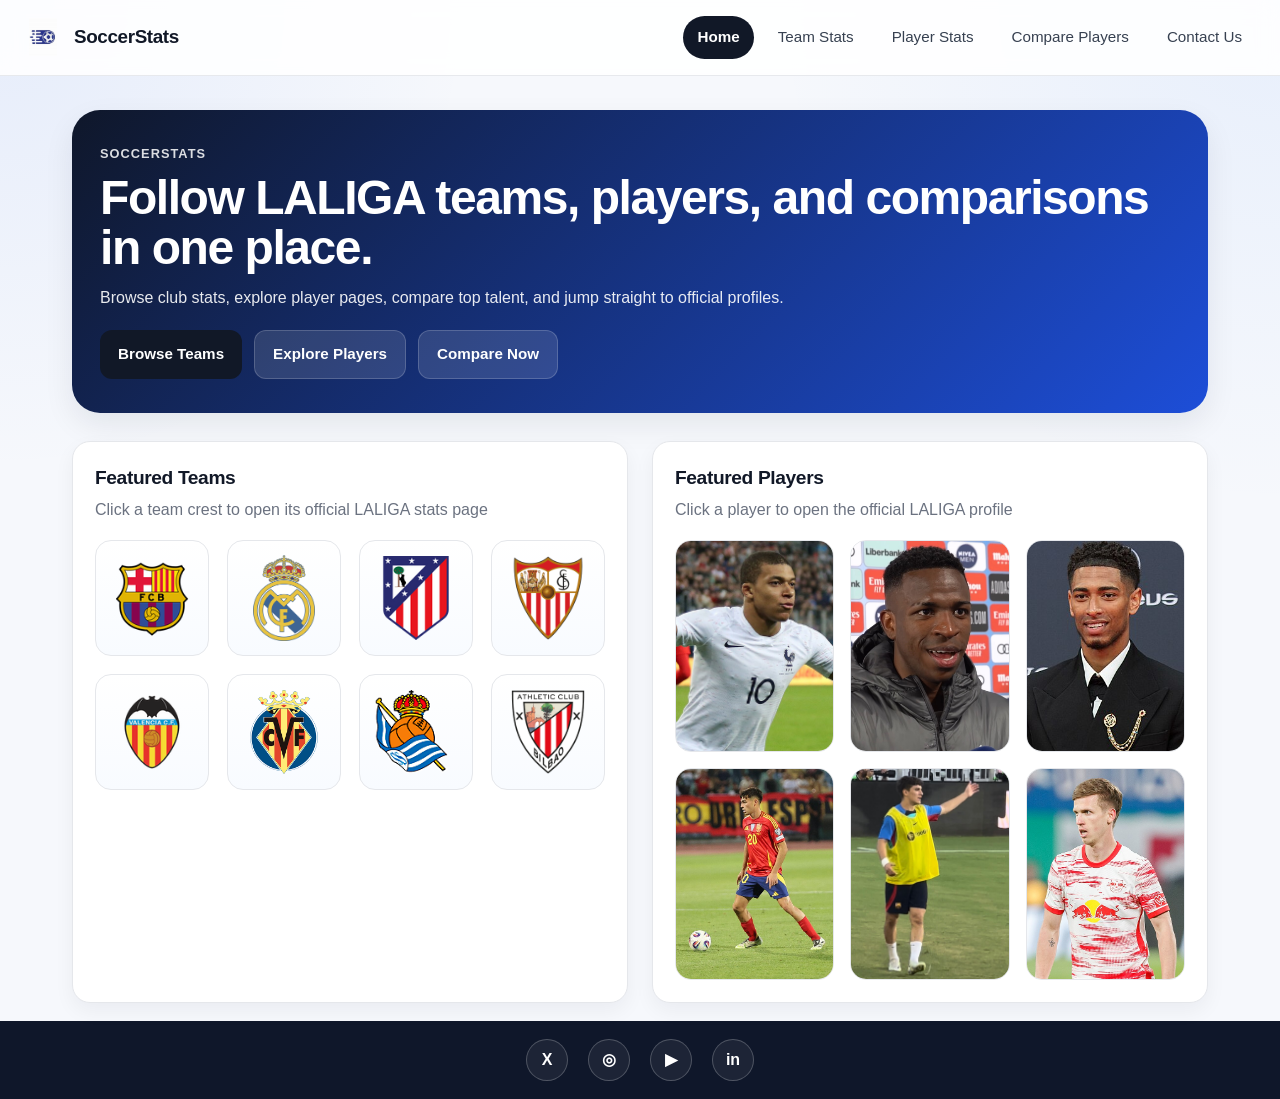
<file: index.html>
<!doctype html>
<html lang="en">
<head>
  <meta charset="utf-8" />
  <meta name="viewport" content="width=device-width, initial-scale=1" />
  <title>SoccerStats | Home</title>
  <link rel="stylesheet" href="styles.css" />
</head>

<body>
  <header class="site-header">
    <div class="brand">
      <img class="brand-logo" src="images/logo.png" alt="SoccerStats logo" />
      <span class="brand-name">SoccerStats</span>
    </div>

    <nav class="top-nav" aria-label="Primary">
      <a class="nav-link active" href="index.html" aria-current="page">Home</a>
      <a class="nav-link" href="team-stats.html">Team Stats</a>
      <a class="nav-link" href="player-stats.html">Player Stats</a>
      <a class="nav-link" href="compare.html">Compare Players</a>
      <a class="nav-link" href="contact.html">Contact Us</a>
    </nav>
  </header>

  <main class="page">
    <section class="hero-card">
      <p class="hero-kicker">SoccerStats</p>
      <h1 class="page-title">Follow LALIGA teams, players, and comparisons in one place.</h1>
      <p class="page-subtitle">
        Browse club stats, explore player pages, compare top talent, and jump straight to official profiles.
      </p>

      <div class="hero-actions">
        <a class="primary-btn" href="team-stats.html">Browse Teams</a>
        <a class="primary-btn primary-btn-secondary" href="player-stats.html">Explore Players</a>
        <a class="primary-btn primary-btn-secondary" href="compare.html">Compare Now</a>
      </div>
    </section>

    <section class="home-grid" aria-label="Home content">
      <div class="panel-card">
        <div class="section-head">
          <h2>Featured Teams</h2>
          <p class="muted">Click a team crest to open its official LALIGA stats page</p>
        </div>

        <section class="teams-grid" aria-label="Featured LALIGA teams">
          <a class="team-link" href="https://www.laliga.com/en-GB/clubs/fc-barcelona/stats" target="_blank" rel="noopener noreferrer">
            <img class="team-logo" src="images/teams/barcelona.png" alt="FC Barcelona" />
          </a>
          <a class="team-link" href="https://www.laliga.com/en-GB/clubs/real-madrid/stats" target="_blank" rel="noopener noreferrer">
            <img class="team-logo" src="images/teams/realmadrid.png" alt="Real Madrid" />
          </a>
          <a class="team-link" href="https://www.laliga.com/en-GB/clubs/atletico-de-madrid/stats" target="_blank" rel="noopener noreferrer">
            <img class="team-logo" src="images/teams/atletico.png" alt="Atlético de Madrid" />
          </a>
          <a class="team-link" href="https://www.laliga.com/en-GB/clubs/sevilla-fc/stats" target="_blank" rel="noopener noreferrer">
            <img class="team-logo" src="images/teams/sevilla.png" alt="Sevilla FC" />
          </a>
          <a class="team-link" href="https://www.laliga.com/en-GB/clubs/valencia-cf/stats" target="_blank" rel="noopener noreferrer">
            <img class="team-logo" src="images/teams/valencia.png" alt="Valencia CF" />
          </a>
          <a class="team-link" href="https://www.laliga.com/en-GB/clubs/villarreal-cf/stats" target="_blank" rel="noopener noreferrer">
            <img class="team-logo" src="images/teams/villarreal.png" alt="Villarreal CF" />
          </a>
          <a class="team-link" href="https://www.laliga.com/en-GB/clubs/real-sociedad/stats" target="_blank" rel="noopener noreferrer">
            <img class="team-logo" src="images/teams/realsociedad.png" alt="Real Sociedad" />
          </a>
          <a class="team-link" href="https://www.laliga.com/en-GB/clubs/athletic-club/stats" target="_blank" rel="noopener noreferrer">
            <img class="team-logo" src="images/teams/athleticclub.png" alt="Athletic Club" />
          </a>
        </section>
      </div>

      <div class="panel-card">
        <div class="section-head">
          <h2>Featured Players</h2>
          <p class="muted">Click a player to open the official LALIGA profile</p>
        </div>

        <section class="players-grid" aria-label="Featured players">
          <a class="player-link" href="https://www.laliga.com/en-GB/player/kylian-mbappe-lottin" target="_blank" rel="noopener noreferrer">
            <img class="player-img" src="images/players/mbappe.jpg" alt="Kylian Mbappé" />
          </a>
          <a class="player-link" href="https://www.laliga.com/en-GB/player/vini-jr" target="_blank" rel="noopener noreferrer">
            <img class="player-img" src="images/players/vinicius.jpg" alt="Vinícius Júnior" />
          </a>
          <a class="player-link" href="https://www.laliga.com/en-GB/player/jude-bellingham" target="_blank" rel="noopener noreferrer">
            <img class="player-img" src="images/players/bellingham.jpg" alt="Jude Bellingham" />
          </a>
          <a class="player-link" href="https://www.laliga.com/en-GB/player/pedri" target="_blank" rel="noopener noreferrer">
            <img class="player-img" src="images/players/pedri.jpg" alt="Pedri" />
          </a>
          <a class="player-link" href="https://www.laliga.com/en-GB/player/gavi" target="_blank" rel="noopener noreferrer">
            <img class="player-img" src="images/players/gavi.jpg" alt="Gavi" />
          </a>
          <a class="player-link" href="https://www.laliga.com/en-GB/player/dani-olmo" target="_blank" rel="noopener noreferrer">
            <img class="player-img" src="images/players/olmo.jpg" alt="Dani Olmo" />
          </a>
        </section>
      </div>
    </section>
  </main>

  <footer class="site-footer">
    <nav class="footer-left" aria-label="Social links">
      <a class="social" href="https://x.com" target="_blank" rel="noopener noreferrer" aria-label="X">X</a>
      <a class="social" href="https://www.instagram.com" target="_blank" rel="noopener noreferrer" aria-label="Instagram">◎</a>
      <a class="social" href="https://www.youtube.com" target="_blank" rel="noopener noreferrer" aria-label="YouTube">▶</a>
      <a class="social" href="https://www.linkedin.com" target="_blank" rel="noopener noreferrer" aria-label="LinkedIn">in</a>
    </nav>
  </footer>
</body>
</html>
</file>
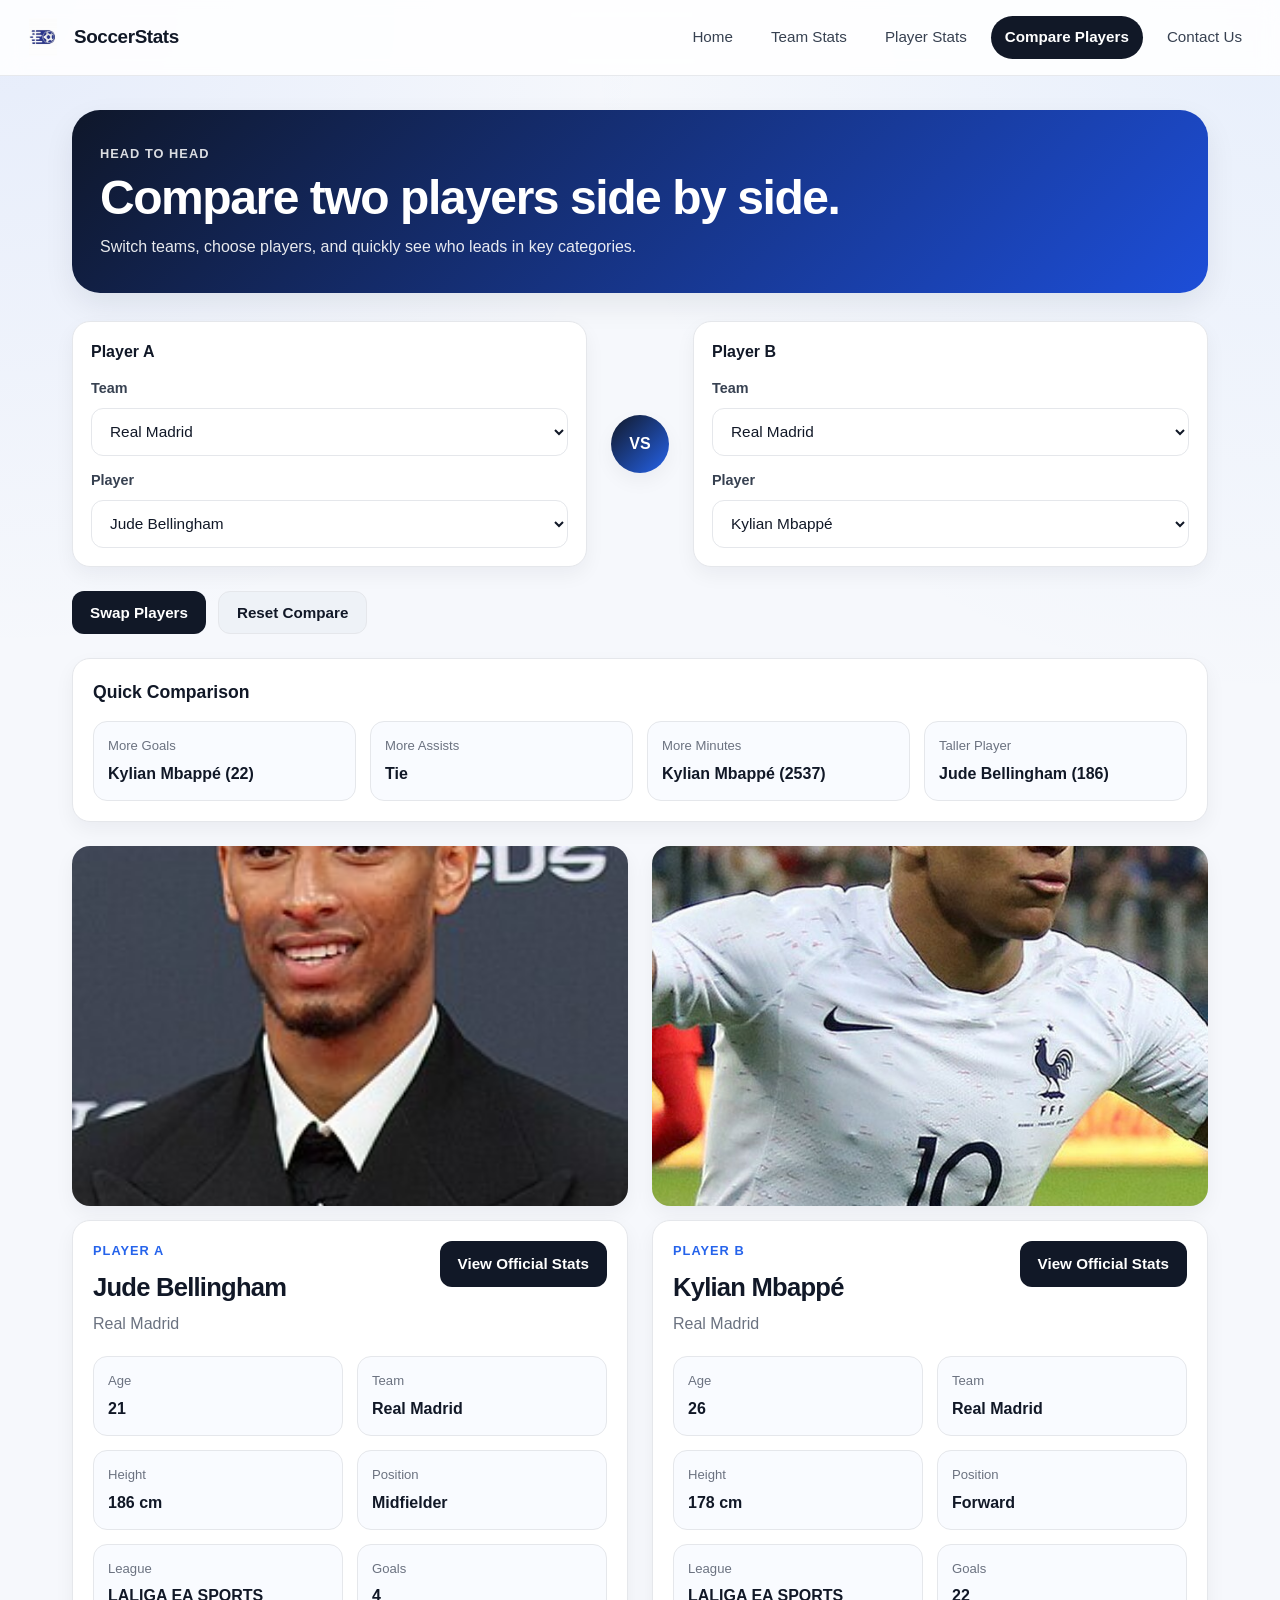
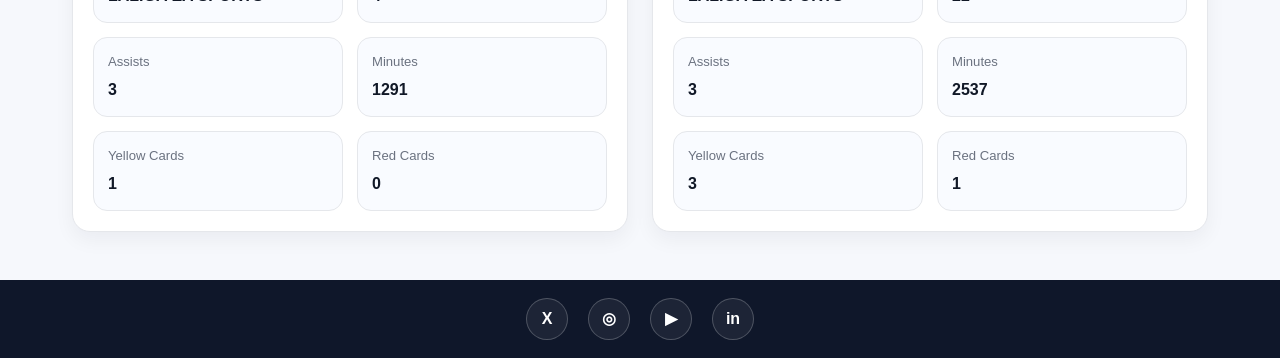
<file: compare.html>
<!doctype html>
<html lang="en">
<head>
  <meta charset="utf-8" />
  <meta name="viewport" content="width=device-width, initial-scale=1" />
  <title>SoccerStats | Compare Players</title>
  <link rel="stylesheet" href="styles.css" />
</head>

<body>
  <header class="site-header">
    <div class="brand">
      <img class="brand-logo" src="images/logo.png" alt="SoccerStats logo" />
      <span class="brand-name">SoccerStats</span>
    </div>

    <nav class="top-nav" aria-label="Primary">
      <a class="nav-link" href="index.html">Home</a>
      <a class="nav-link" href="team-stats.html">Team Stats</a>
      <a class="nav-link" href="player-stats.html">Player Stats</a>
      <a class="nav-link active" href="compare.html" aria-current="page">Compare Players</a>
      <a class="nav-link" href="contact.html">Contact Us</a>
    </nav>
  </header>

  <main class="page">
    <section class="hero-card">
      <p class="hero-kicker">Head to Head</p>
      <h1 class="page-title">Compare two players side by side.</h1>
      <p class="page-subtitle">Switch teams, choose players, and quickly see who leads in key categories.</p>
    </section>

    <section class="compare-top-controls">
      <div class="compare-filter-card">
        <h3 class="compare-filter-title">Player A</h3>
        <div class="compare-filter-group">
          <label class="filter-label" for="teamA">Team</label>
          <select id="teamA" class="filter-select"></select>
        </div>
        <div class="compare-filter-group">
          <label class="filter-label" for="playerA">Player</label>
          <select id="playerA" class="filter-select"></select>
        </div>
      </div>

      <div class="compare-vs-badge">VS</div>

      <div class="compare-filter-card">
        <h3 class="compare-filter-title">Player B</h3>
        <div class="compare-filter-group">
          <label class="filter-label" for="teamB">Team</label>
          <select id="teamB" class="filter-select"></select>
        </div>
        <div class="compare-filter-group">
          <label class="filter-label" for="playerB">Player</label>
          <select id="playerB" class="filter-select"></select>
        </div>
      </div>
    </section>

    <section class="compare-actions-bar" aria-label="Compare actions">
      <button id="swapPlayersBtn" class="form-submit" type="button">Swap Players</button>
      <button id="resetCompareBtn" class="form-reset" type="button">Reset Compare</button>
    </section>

    <section class="compare-summary-card">
      <h2 class="compare-summary-title">Quick Comparison</h2>
      <div class="compare-summary-grid">
        <div class="compare-summary-item"><span class="compare-summary-label">More Goals</span><span id="summaryGoals" class="compare-summary-value">—</span></div>
        <div class="compare-summary-item"><span class="compare-summary-label">More Assists</span><span id="summaryAssists" class="compare-summary-value">—</span></div>
        <div class="compare-summary-item"><span class="compare-summary-label">More Minutes</span><span id="summaryMinutes" class="compare-summary-value">—</span></div>
        <div class="compare-summary-item"><span class="compare-summary-label">Taller Player</span><span id="summaryHeight" class="compare-summary-value">—</span></div>
      </div>
    </section>

    <section class="compare-layout-pro">
      <article class="compare-panel-pro">
        <a id="playerALink" class="compare-photo-link" href="#" target="_blank" rel="noopener noreferrer">
          <img id="playerAPhoto" class="compare-photo-pro" src="images/players/bellingham.jpg" alt="Player A" />
        </a>

        <div class="compare-card-pro">
          <div class="compare-card-header">
            <div>
              <p class="compare-kicker">Player A</p>
              <h2 id="playerAName" class="compare-player-name">Jude Bellingham</h2>
              <p id="playerATeamText" class="compare-player-team">Real Madrid</p>
            </div>
            <a id="playerAProfile" class="profile-link-btn" href="#" target="_blank" rel="noopener noreferrer">View Official Stats</a>
          </div>

          <div class="compare-stat-grid">
            <div class="compare-stat-box"><span class="compare-stat-label">Age</span><span id="aAge" class="compare-stat-value">21</span></div>
            <div class="compare-stat-box"><span class="compare-stat-label">Team</span><span id="aTeam" class="compare-stat-value">Real Madrid</span></div>
            <div class="compare-stat-box"><span class="compare-stat-label">Height</span><span id="aHeight" class="compare-stat-value">186 cm</span></div>
            <div class="compare-stat-box"><span class="compare-stat-label">Position</span><span id="aPosition" class="compare-stat-value">Midfielder</span></div>
            <div class="compare-stat-box"><span class="compare-stat-label">League</span><span id="aLeague" class="compare-stat-value">LALIGA EA SPORTS</span></div>
            <div class="compare-stat-box"><span class="compare-stat-label">Goals</span><span id="aGoals" class="compare-stat-value">4</span></div>
            <div class="compare-stat-box"><span class="compare-stat-label">Assists</span><span id="aAssists" class="compare-stat-value">3</span></div>
            <div class="compare-stat-box"><span class="compare-stat-label">Minutes</span><span id="aMinutes" class="compare-stat-value">1291</span></div>
            <div class="compare-stat-box"><span class="compare-stat-label">Yellow Cards</span><span id="aYellow" class="compare-stat-value">1</span></div>
            <div class="compare-stat-box"><span class="compare-stat-label">Red Cards</span><span id="aRed" class="compare-stat-value">0</span></div>
          </div>
        </div>
      </article>

      <article class="compare-panel-pro">
        <a id="playerBLink" class="compare-photo-link" href="#" target="_blank" rel="noopener noreferrer">
          <img id="playerBPhoto" class="compare-photo-pro" src="images/players/mbappe.jpg" alt="Player B" />
        </a>

        <div class="compare-card-pro">
          <div class="compare-card-header">
            <div>
              <p class="compare-kicker">Player B</p>
              <h2 id="playerBName" class="compare-player-name">Kylian Mbappé</h2>
              <p id="playerBTeamText" class="compare-player-team">Real Madrid</p>
            </div>
            <a id="playerBProfile" class="profile-link-btn" href="#" target="_blank" rel="noopener noreferrer">View Official Stats</a>
          </div>

          <div class="compare-stat-grid">
            <div class="compare-stat-box"><span class="compare-stat-label">Age</span><span id="bAge" class="compare-stat-value">26</span></div>
            <div class="compare-stat-box"><span class="compare-stat-label">Team</span><span id="bTeam" class="compare-stat-value">Real Madrid</span></div>
            <div class="compare-stat-box"><span class="compare-stat-label">Height</span><span id="bHeight" class="compare-stat-value">178 cm</span></div>
            <div class="compare-stat-box"><span class="compare-stat-label">Position</span><span id="bPosition" class="compare-stat-value">Forward</span></div>
            <div class="compare-stat-box"><span class="compare-stat-label">League</span><span id="bLeague" class="compare-stat-value">LALIGA EA SPORTS</span></div>
            <div class="compare-stat-box"><span class="compare-stat-label">Goals</span><span id="bGoals" class="compare-stat-value">22</span></div>
            <div class="compare-stat-box"><span class="compare-stat-label">Assists</span><span id="bAssists" class="compare-stat-value">3</span></div>
            <div class="compare-stat-box"><span class="compare-stat-label">Minutes</span><span id="bMinutes" class="compare-stat-value">2537</span></div>
            <div class="compare-stat-box"><span class="compare-stat-label">Yellow Cards</span><span id="bYellow" class="compare-stat-value">3</span></div>
            <div class="compare-stat-box"><span class="compare-stat-label">Red Cards</span><span id="bRed" class="compare-stat-value">1</span></div>
          </div>
        </div>
      </article>
    </section>
  </main>

  <footer class="site-footer">
    <nav class="footer-left" aria-label="Social links">
      <a class="social" href="https://x.com" target="_blank" rel="noopener noreferrer" aria-label="X">X</a>
      <a class="social" href="https://www.instagram.com" target="_blank" rel="noopener noreferrer" aria-label="Instagram">◎</a>
      <a class="social" href="https://www.youtube.com" target="_blank" rel="noopener noreferrer" aria-label="YouTube">▶</a>
      <a class="social" href="https://www.linkedin.com" target="_blank" rel="noopener noreferrer" aria-label="LinkedIn">in</a>
    </nav>
  </footer>

  <script>
    const teams = [
      {
        id: "athletic-club",
        name: "Athletic Club",
        players: [
          { name: "Oihan Sancet", age: "24", height: "188 cm", position: "Midfielder", league: "LALIGA EA SPORTS", goals: "15", assists: "1", minutes: "1894", yellowCards: "5", redCards: "0", image: "images/players/sancet.jpg", link: "https://www.laliga.com/en-GB/player/oihan-sancet" },
          { name: "Nico Williams", age: "22", height: "181 cm", position: "Forward", league: "LALIGA EA SPORTS", goals: "5", assists: "5", minutes: "1671", yellowCards: "1", redCards: "0", image: "images/players/nicowilliams.jpg", link: "https://www.laliga.com/en-GB/player/nico-williams" }
        ]
      },
      {
        id: "atletico-de-madrid",
        name: "Atlético de Madrid",
        players: [
          { name: "Julián Alvarez", age: "25", height: "170 cm", position: "Forward", league: "LALIGA EA SPORTS", goals: "15", assists: "2", minutes: "2313", yellowCards: "7", redCards: "0", image: "images/players/julianalvarez.jpg", link: "https://www.laliga.com/en-GB/player/julian-alvarez" },
          { name: "Antoine Griezmann", age: "34", height: "176 cm", position: "Forward", league: "LALIGA EA SPORTS", goals: "8", assists: "6", minutes: "2316", yellowCards: "2", redCards: "0", image: "images/players/griezmann.jpg", link: "https://www.laliga.com/en-GB/player/antoine-griezmann" }
        ]
      },
      {
        id: "fc-barcelona",
        name: "FC Barcelona",
        players: [
          { name: "Pedri", age: "22", height: "174 cm", position: "Midfielder", league: "LALIGA EA SPORTS", goals: "4", assists: "5", minutes: "2614", yellowCards: "3", redCards: "1", image: "images/players/pedri.jpg", link: "https://www.laliga.com/en-GB/player/pedri" },
          { name: "Gavi", age: "20", height: "173 cm", position: "Midfielder", league: "LALIGA EA SPORTS", goals: "1", assists: "1", minutes: "993", yellowCards: "4", redCards: "0", image: "images/players/gavi.jpg", link: "https://www.laliga.com/en-GB/player/gavi" },
          { name: "Dani Olmo", age: "26", height: "179 cm", position: "Midfielder", league: "LALIGA EA SPORTS", goals: "9", assists: "2", minutes: "1277", yellowCards: "1", redCards: "0", image: "images/players/olmo.jpg", link: "https://www.laliga.com/en-GB/player/dani-olmo" }
        ]
      },
      {
        id: "real-madrid",
        name: "Real Madrid",
        players: [
          { name: "Jude Bellingham", age: "21", height: "186 cm", position: "Midfielder", league: "LALIGA EA SPORTS", goals: "4", assists: "3", minutes: "1291", yellowCards: "1", redCards: "0", image: "images/players/bellingham.jpg", link: "https://www.laliga.com/en-GB/player/jude-bellingham" },
          { name: "Kylian Mbappé", age: "26", height: "178 cm", position: "Forward", league: "LALIGA EA SPORTS", goals: "22", assists: "3", minutes: "2537", yellowCards: "3", redCards: "1", image: "images/players/mbappe.jpg", link: "https://www.laliga.com/en-GB/player/kylian-mbappe-lottin" },
          { name: "Vinícius Júnior", age: "24", height: "176 cm", position: "Forward", league: "LALIGA EA SPORTS", goals: "10", assists: "5", minutes: "1966", yellowCards: "8", redCards: "1", image: "images/players/vinicius.jpg", link: "https://www.laliga.com/en-GB/player/vini-jr" },
          { name: "Rodrygo", age: "24", height: "174 cm", position: "Forward", league: "LALIGA EA SPORTS", goals: "6", assists: "5", minutes: "1727", yellowCards: "0", redCards: "0", image: "images/players/rodrygo.jpg", link: "https://www.laliga.com/en-GB/player/rodrygo" },
          { name: "Eduardo Camavinga", age: "22", height: "182 cm", position: "Midfielder", league: "LALIGA EA SPORTS", goals: "0", assists: "2", minutes: "1166", yellowCards: "5", redCards: "0", image: "images/players/camavinga.jpg", link: "https://www.laliga.com/en-GB/player/eduardo-camavinga" }
        ]
      }
    ];

    const teamA = document.getElementById("teamA");
    const teamB = document.getElementById("teamB");
    const playerA = document.getElementById("playerA");
    const playerB = document.getElementById("playerB");
    const swapPlayersBtn = document.getElementById("swapPlayersBtn");
    const resetCompareBtn = document.getElementById("resetCompareBtn");

    function populateTeamSelect(selectEl) {
      selectEl.innerHTML = "";
      teams.forEach(team => {
        const option = document.createElement("option");
        option.value = team.id;
        option.textContent = team.name;
        selectEl.appendChild(option);
      });
    }

    function populatePlayerSelect(teamId, selectEl, defaultName = "") {
      const team = teams.find(t => t.id === teamId);
      selectEl.innerHTML = "";

      if (!team || !team.players.length) {
        const option = document.createElement("option");
        option.value = "";
        option.textContent = "No players available";
        selectEl.appendChild(option);
        return;
      }

      team.players.forEach((player, index) => {
        const option = document.createElement("option");
        option.value = player.name;
        option.textContent = player.name;
        if ((defaultName && player.name === defaultName) || (!defaultName && index === 0)) {
          option.selected = true;
        }
        selectEl.appendChild(option);
      });
    }

    function getPlayer(teamId, playerName) {
      const team = teams.find(t => t.id === teamId);
      if (!team) return null;
      return team.players.find(player => player.name === playerName) || team.players[0] || null;
    }

    function setText(id, value) {
      document.getElementById(id).textContent = value;
    }

    function renderCard(side, teamId, playerName) {
      const team = teams.find(t => t.id === teamId);
      const player = getPlayer(teamId, playerName);

      if (!team || !player) return;

      document.getElementById(`player${side}Photo`).src = player.image;
      document.getElementById(`player${side}Photo`).alt = player.name;
      document.getElementById(`player${side}Link`).href = player.link;
      document.getElementById(`player${side}Profile`).href = player.link;

      setText(`player${side}Name`, player.name);
      setText(`player${side}TeamText`, team.name);

      const prefix = side.toLowerCase();
      setText(`${prefix}Age`, player.age);
      setText(`${prefix}Team`, team.name);
      setText(`${prefix}Height`, player.height);
      setText(`${prefix}Position`, player.position);
      setText(`${prefix}League`, player.league);
      setText(`${prefix}Goals`, player.goals);
      setText(`${prefix}Assists`, player.assists);
      setText(`${prefix}Minutes`, player.minutes);
      setText(`${prefix}Yellow`, player.yellowCards);
      setText(`${prefix}Red`, player.redCards);
    }

    function parseNumber(value) {
      return Number(String(value).replace(/[^\d.]/g, "")) || 0;
    }

    function winnerText(aName, aValue, bName, bValue) {
      if (aValue > bValue) return `${aName} (${aValue})`;
      if (bValue > aValue) return `${bName} (${bValue})`;
      return "Tie";
    }

    function updateSummary() {
      const one = getPlayer(teamA.value, playerA.value);
      const two = getPlayer(teamB.value, playerB.value);
      if (!one || !two) return;

      document.getElementById("summaryGoals").textContent = winnerText(one.name, parseNumber(one.goals), two.name, parseNumber(two.goals));
      document.getElementById("summaryAssists").textContent = winnerText(one.name, parseNumber(one.assists), two.name, parseNumber(two.assists));
      document.getElementById("summaryMinutes").textContent = winnerText(one.name, parseNumber(one.minutes), two.name, parseNumber(two.minutes));
      document.getElementById("summaryHeight").textContent = winnerText(one.name, parseNumber(one.height), two.name, parseNumber(two.height));
    }

    function refreshCompare() {
      renderCard("A", teamA.value, playerA.value);
      renderCard("B", teamB.value, playerB.value);
      updateSummary();
    }

    teamA.addEventListener("change", () => {
      populatePlayerSelect(teamA.value, playerA);
      refreshCompare();
    });

    teamB.addEventListener("change", () => {
      populatePlayerSelect(teamB.value, playerB);
      refreshCompare();
    });

    playerA.addEventListener("change", refreshCompare);
    playerB.addEventListener("change", refreshCompare);

    swapPlayersBtn.addEventListener("click", () => {
      const currentTeamA = teamA.value;
      const currentPlayerA = playerA.value;
      const currentTeamB = teamB.value;
      const currentPlayerB = playerB.value;

      teamA.value = currentTeamB;
      teamB.value = currentTeamA;

      populatePlayerSelect(teamA.value, playerA, currentPlayerB);
      populatePlayerSelect(teamB.value, playerB, currentPlayerA);

      refreshCompare();
    });

    resetCompareBtn.addEventListener("click", () => {
      teamA.value = "real-madrid";
      teamB.value = "real-madrid";

      populatePlayerSelect("real-madrid", playerA, "Jude Bellingham");
      populatePlayerSelect("real-madrid", playerB, "Kylian Mbappé");

      refreshCompare();
    });

    populateTeamSelect(teamA);
    populateTeamSelect(teamB);

    teamA.value = "real-madrid";
    teamB.value = "real-madrid";

    populatePlayerSelect("real-madrid", playerA, "Jude Bellingham");
    populatePlayerSelect("real-madrid", playerB, "Kylian Mbappé");

    refreshCompare();
  </script>
</body>
</html>
</file>
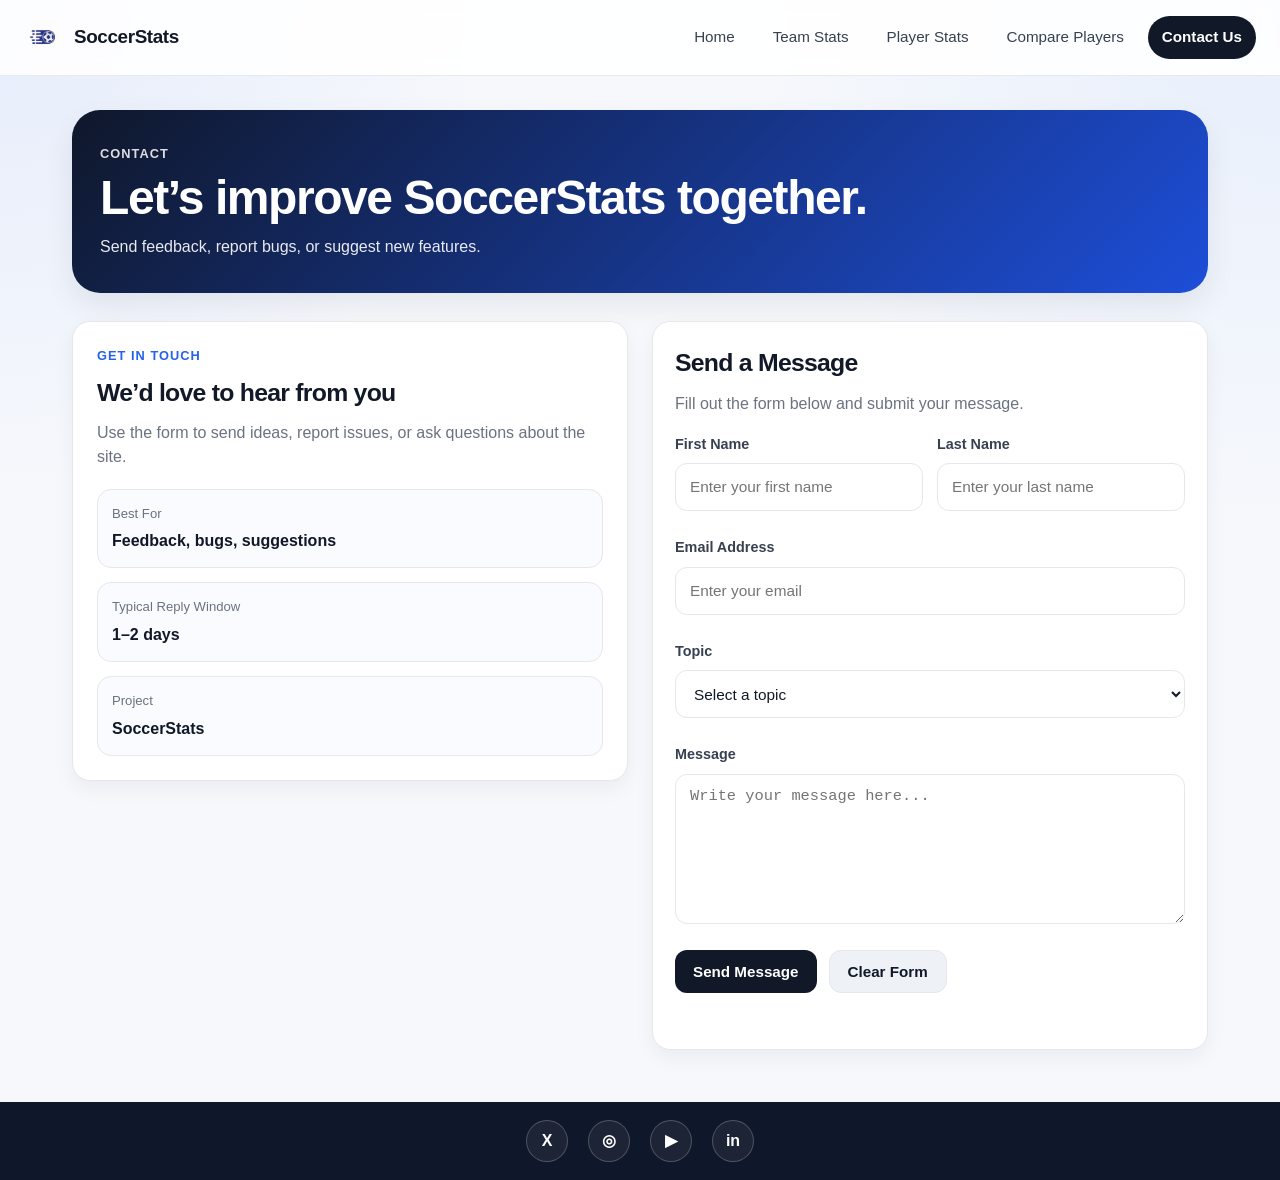
<file: contact.html>
<!doctype html>
<html lang="en">
<head>
  <meta charset="utf-8" />
  <meta name="viewport" content="width=device-width, initial-scale=1" />
  <title>SoccerStats | Contact Us</title>
  <link rel="stylesheet" href="styles.css" />
</head>

<body>
  <header class="site-header">
    <div class="brand">
      <img class="brand-logo" src="images/logo.png" alt="SoccerStats logo" />
      <span class="brand-name">SoccerStats</span>
    </div>

    <nav class="top-nav" aria-label="Primary">
      <a class="nav-link" href="index.html">Home</a>
      <a class="nav-link" href="team-stats.html">Team Stats</a>
      <a class="nav-link" href="player-stats.html">Player Stats</a>
      <a class="nav-link" href="compare.html">Compare Players</a>
      <a class="nav-link active" href="contact.html" aria-current="page">Contact Us</a>
    </nav>
  </header>

  <main class="page">
    <section class="hero-card">
      <p class="hero-kicker">Contact</p>
      <h1 class="page-title">Let’s improve SoccerStats together.</h1>
      <p class="page-subtitle">
        Send feedback, report bugs, or suggest new features.
      </p>
    </section>

    <section class="contact-layout" aria-label="Contact section">
      <aside class="contact-info-card" aria-label="Contact information">
        <p class="contact-kicker">Get In Touch</p>
        <h2 class="contact-info-title">We’d love to hear from you</h2>
        <p class="contact-info-text">
          Use the form to send ideas, report issues, or ask questions about the site.
        </p>

        <div class="contact-info-list">
          <div class="contact-info-item">
            <span class="contact-info-label">Best For</span>
            <span class="contact-info-value">Feedback, bugs, suggestions</span>
          </div>

          <div class="contact-info-item">
            <span class="contact-info-label">Typical Reply Window</span>
            <span class="contact-info-value">1–2 days</span>
          </div>

          <div class="contact-info-item">
            <span class="contact-info-label">Project</span>
            <span class="contact-info-value">SoccerStats</span>
          </div>
        </div>
      </aside>

      <section class="contact-card-pro" aria-label="Contact form panel">
        <form id="contactForm" action="#" method="post" novalidate>
          <div class="contact-form-header">
            <h2 class="contact-form-title">Send a Message</h2>
            <p class="contact-form-text">
              Fill out the form below and submit your message.
            </p>
          </div>

          <div class="contact-grid">
            <div class="form-group">
              <label class="form-label" for="firstName">First Name</label>
              <input
                class="form-input"
                id="firstName"
                name="firstName"
                type="text"
                placeholder="Enter your first name"
                required
              />
              <small class="form-error" id="firstNameError"></small>
            </div>

            <div class="form-group">
              <label class="form-label" for="lastName">Last Name</label>
              <input
                class="form-input"
                id="lastName"
                name="lastName"
                type="text"
                placeholder="Enter your last name"
                required
              />
              <small class="form-error" id="lastNameError"></small>
            </div>
          </div>

          <div class="form-group">
            <label class="form-label" for="email">Email Address</label>
            <input
              class="form-input"
              id="email"
              name="email"
              type="email"
              placeholder="Enter your email"
              required
            />
            <small class="form-error" id="emailError"></small>
          </div>

          <div class="form-group">
            <label class="form-label" for="topic">Topic</label>
            <select class="form-input" id="topic" name="topic" required>
              <option value="">Select a topic</option>
              <option value="feedback">General Feedback</option>
              <option value="bug">Bug Report</option>
              <option value="stats">Stats Question</option>
              <option value="suggestion">Feature Suggestion</option>
            </select>
            <small class="form-error" id="topicError"></small>
          </div>

          <div class="form-group">
            <label class="form-label" for="message">Message</label>
            <textarea
              class="form-textarea"
              id="message"
              name="message"
              rows="6"
              placeholder="Write your message here..."
              required
            ></textarea>
            <small class="form-error" id="messageError"></small>
          </div>

          <div class="contact-form-actions">
            <button class="form-submit" type="submit">Send Message</button>
            <button class="form-reset" type="reset">Clear Form</button>
          </div>

          <p class="form-success" id="formSuccess" aria-live="polite"></p>
        </form>
      </section>
    </section>
  </main>

  <footer class="site-footer">
    <nav class="footer-left" aria-label="Social links">
      <a class="social" href="https://x.com" target="_blank" rel="noopener noreferrer" aria-label="X">X</a>
      <a class="social" href="https://www.instagram.com" target="_blank" rel="noopener noreferrer" aria-label="Instagram">◎</a>
      <a class="social" href="https://www.youtube.com" target="_blank" rel="noopener noreferrer" aria-label="YouTube">▶</a>
      <a class="social" href="https://www.linkedin.com" target="_blank" rel="noopener noreferrer" aria-label="LinkedIn">in</a>
    </nav>
  </footer>

  <script>
    const contactForm = document.getElementById("contactForm");
    const formSuccess = document.getElementById("formSuccess");

    const fields = [
      {
        input: document.getElementById("firstName"),
        error: document.getElementById("firstNameError"),
        message: "Please enter your first name."
      },
      {
        input: document.getElementById("lastName"),
        error: document.getElementById("lastNameError"),
        message: "Please enter your last name."
      },
      {
        input: document.getElementById("email"),
        error: document.getElementById("emailError"),
        message: "Please enter a valid email address."
      },
      {
        input: document.getElementById("topic"),
        error: document.getElementById("topicError"),
        message: "Please select a topic."
      },
      {
        input: document.getElementById("message"),
        error: document.getElementById("messageError"),
        message: "Please enter your message."
      }
    ];

    function validateEmail(email) {
      return /^[^\s@]+@[^\s@]+\.[^\s@]+$/.test(email);
    }

    function clearErrors() {
      fields.forEach(function (field) {
        field.error.textContent = "";
        field.input.classList.remove("input-error");
      });
      formSuccess.textContent = "";
    }

    function validateForm() {
      let isValid = true;
      clearErrors();

      fields.forEach(function (field) {
        if (!field.input.value.trim()) {
          field.error.textContent = field.message;
          field.input.classList.add("input-error");
          isValid = false;
        }
      });

      const emailInput = document.getElementById("email");
      if (emailInput.value.trim() && !validateEmail(emailInput.value.trim())) {
        document.getElementById("emailError").textContent = "Please enter a valid email address.";
        emailInput.classList.add("input-error");
        isValid = false;
      }

      return isValid;
    }

    contactForm.addEventListener("submit", function (event) {
      event.preventDefault();

      if (!validateForm()) {
        return;
      }

      formSuccess.textContent = "Your message has been submitted successfully.";
      contactForm.reset();
    });

    contactForm.addEventListener("reset", function () {
      clearErrors();
    });
  </script>
</body>
</html>
</file>
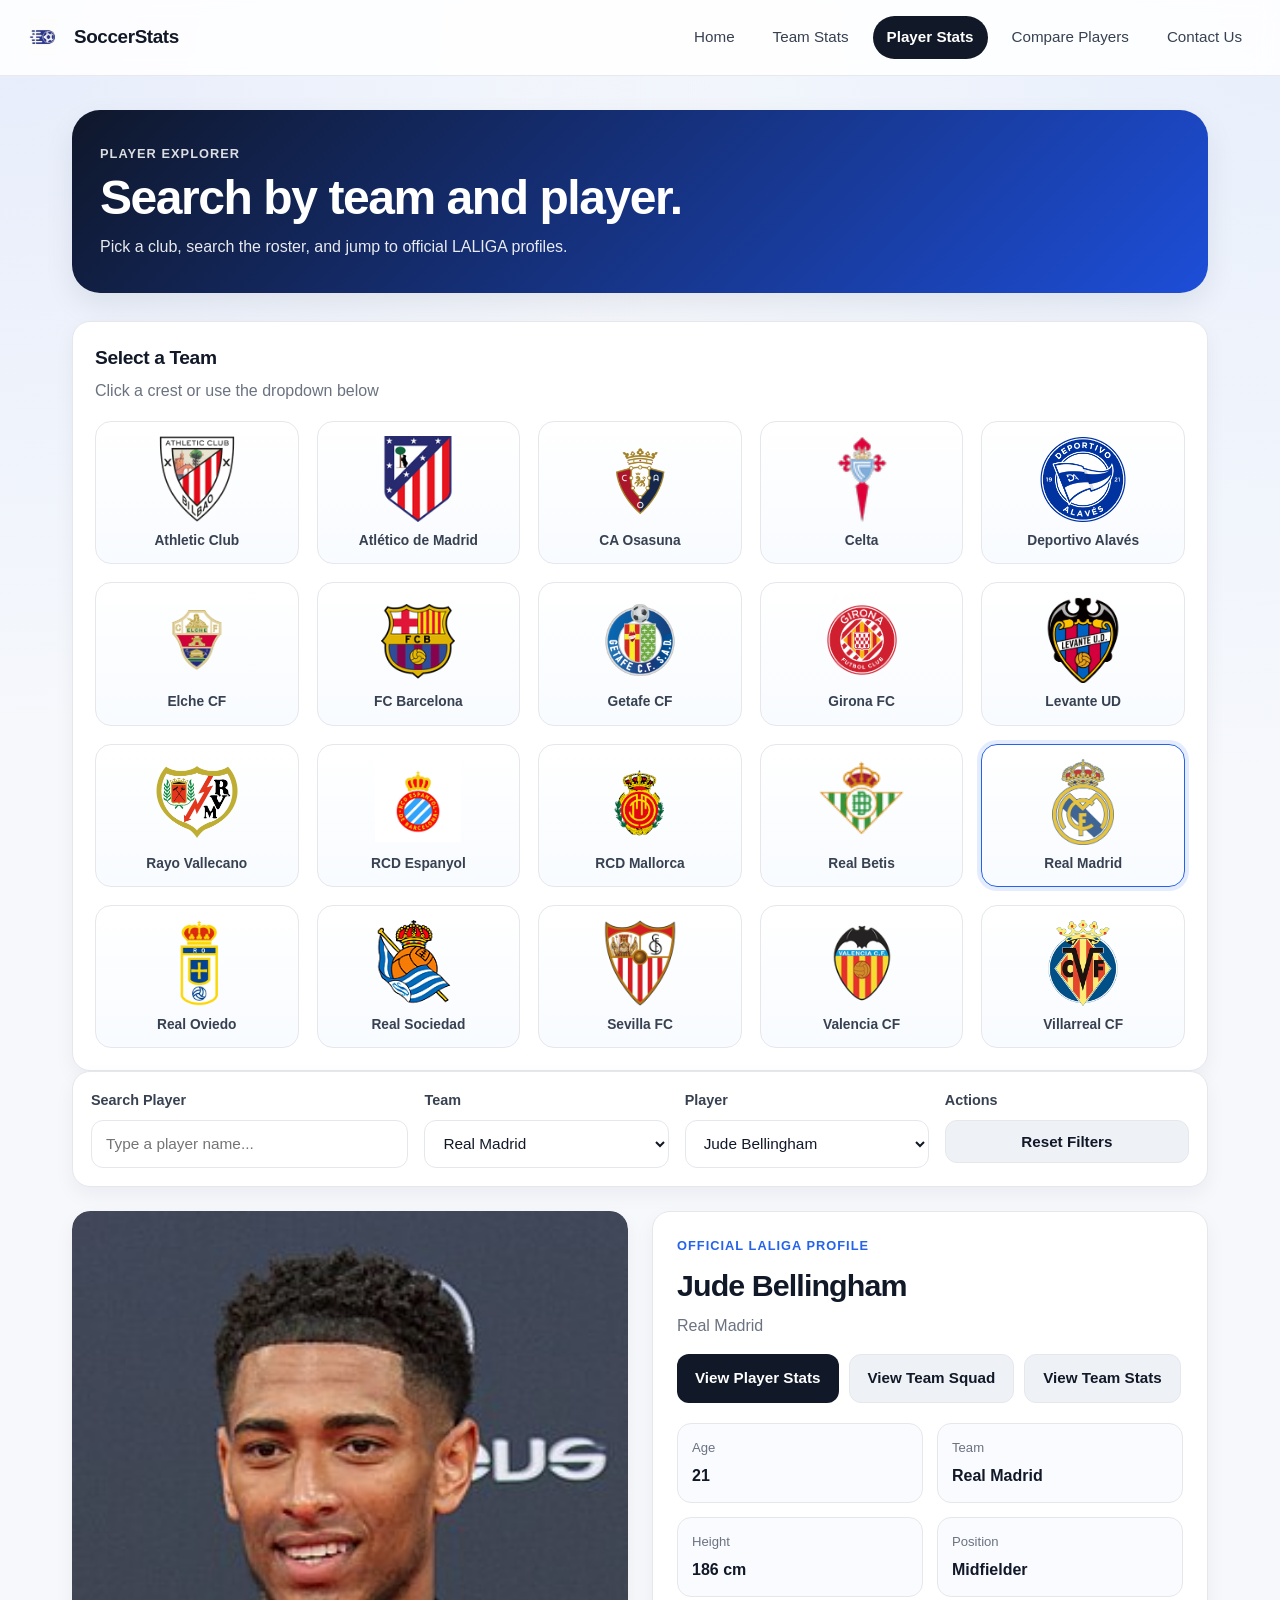
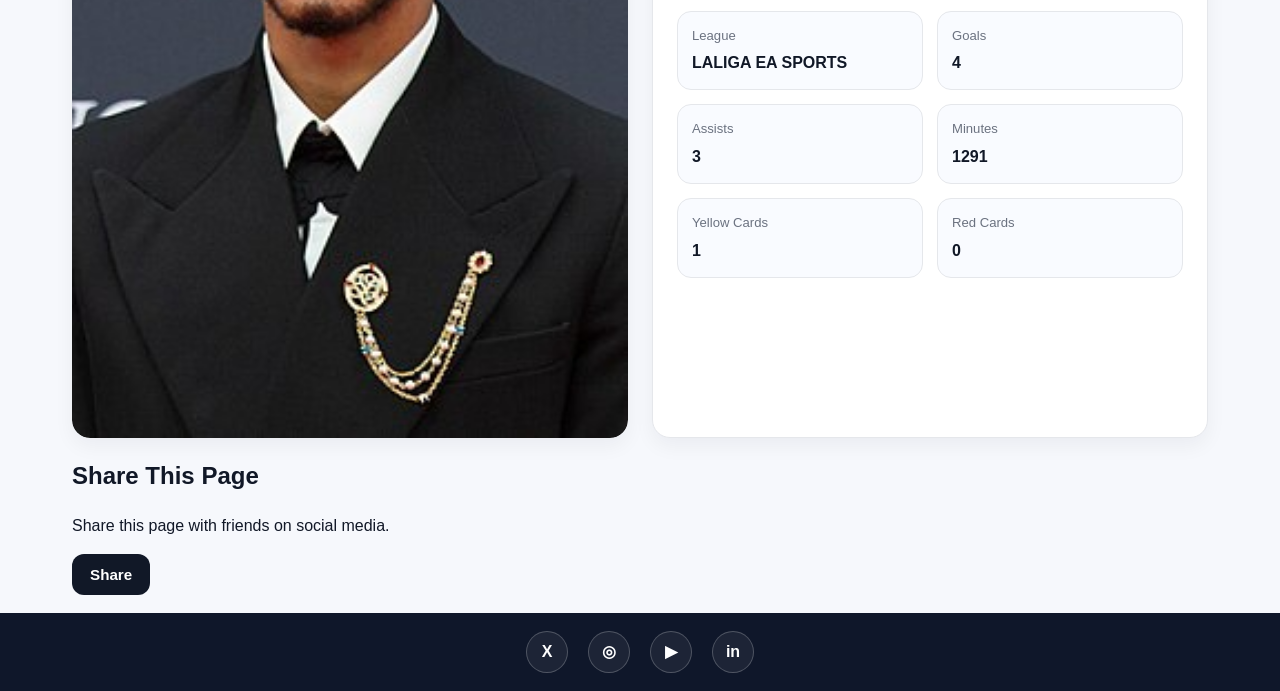
<file: player-stats.html>
<!doctype html>
<html lang="en">
<head>
  <meta charset="utf-8" />
  <meta name="viewport" content="width=device-width, initial-scale=1" />
  <title>SoccerStats | Player Stats</title>
  <link rel="stylesheet" href="styles.css" />
</head>

<body>
  <header class="site-header">
    <div class="brand">
      <img class="brand-logo" src="images/logo.png" alt="SoccerStats logo" />
      <span class="brand-name">SoccerStats</span>
    </div>

    <nav class="top-nav" aria-label="Primary">
      <a class="nav-link" href="index.html">Home</a>
      <a class="nav-link" href="team-stats.html">Team Stats</a>
      <a class="nav-link active" href="player-stats.html" aria-current="page">Player Stats</a>
      <a class="nav-link" href="compare.html">Compare Players</a>
      <a class="nav-link" href="contact.html">Contact Us</a>
    </nav>
  </header>

  <main class="page">
    <section class="hero-card">
      <p class="hero-kicker">Player Explorer</p>
      <h1 class="page-title">Search by team and player.</h1>
      <p class="page-subtitle">Pick a club, search the roster, and jump to official LALIGA profiles.</p>
    </section>

    <section class="panel-card">
      <div class="section-head">
        <h2>Select a Team</h2>
        <p class="muted">Click a crest or use the dropdown below</p>
      </div>

      <section class="teams-grid all-teams-grid" id="teamGrid" aria-label="LALIGA team selector"></section>
    </section>

    <section class="player-filters">
      <div class="filter-card">
        <div class="filter-group">
          <label class="filter-label" for="playerSearch">Search Player</label>
          <input id="playerSearch" class="filter-input" type="text" placeholder="Type a player name..." />
        </div>

        <div class="filter-group">
          <label class="filter-label" for="teamFilter">Team</label>
          <select id="teamFilter" class="filter-select">
            <option value="">Select a team</option>
          </select>
        </div>

        <div class="filter-group">
          <label class="filter-label" for="playerSelect">Player</label>
          <select id="playerSelect" class="filter-select">
            <option value="">Select a player</option>
          </select>
        </div>

        <div class="filter-group">
          <label class="filter-label" for="resetPlayerFilters">Actions</label>
          <button id="resetPlayerFilters" class="form-reset" type="button">Reset Filters</button>
        </div>
      </div>
    </section>

    <section class="playerstats-layout">
      <div>
        <a id="playerImageLink" class="player-photo-link" href="#" target="_blank" rel="noopener noreferrer">
          <img id="playerPhoto" class="playerstats-photo" src="images/players/placeholder-player.jpg" alt="Selected player" />
        </a>
      </div>

      <div class="professional-card">
        <div class="player-card-top">
          <div>
            <p class="player-card-kicker">Official LALIGA Profile</p>
            <h2 id="playerName" class="player-main-title">Select a Player</h2>
            <p id="playerClub" class="player-club-line">Choose a team and player</p>
          </div>

          <div class="profile-action-group">
            <a id="playerProfileBtn" class="profile-link-btn" href="#" target="_blank" rel="noopener noreferrer">View Player Stats</a>
            <a id="teamSquadBtn" class="profile-link-btn profile-link-btn-secondary" href="#" target="_blank" rel="noopener noreferrer">View Team Squad</a>
            <a id="teamStatsBtn" class="profile-link-btn profile-link-btn-secondary" href="#" target="_blank" rel="noopener noreferrer">View Team Stats</a>
          </div>
        </div>

        <div class="player-stat-grid">
          <div class="player-stat-item"><span class="player-stat-label">Age</span><span id="statAge" class="player-stat-value">—</span></div>
          <div class="player-stat-item"><span class="player-stat-label">Team</span><span id="statTeam" class="player-stat-value">—</span></div>
          <div class="player-stat-item"><span class="player-stat-label">Height</span><span id="statHeight" class="player-stat-value">—</span></div>
          <div class="player-stat-item"><span class="player-stat-label">Position</span><span id="statPosition" class="player-stat-value">—</span></div>
          <div class="player-stat-item"><span class="player-stat-label">League</span><span id="statLeague" class="player-stat-value">LALIGA EA SPORTS</span></div>
          <div class="player-stat-item"><span class="player-stat-label">Goals</span><span id="statGoals" class="player-stat-value">—</span></div>
          <div class="player-stat-item"><span class="player-stat-label">Assists</span><span id="statAssists" class="player-stat-value">—</span></div>
          <div class="player-stat-item"><span class="player-stat-label">Minutes</span><span id="statMinutes" class="player-stat-value">—</span></div>
          <div class="player-stat-item"><span class="player-stat-label">Yellow Cards</span><span id="statYellow" class="player-stat-value">—</span></div>
          <div class="player-stat-item"><span class="player-stat-label">Red Cards</span><span id="statRed" class="player-stat-value">—</span></div>
        </div>

        <p id="playerEmptyState" class="muted" style="display:none; margin-top:16px;">
          No players match this search yet for the selected team.
        </p>
      </div>
    </section>

    <section class="share-box">
      <h2>Share This Page</h2>
      <p>Share this page with friends on social media.</p>
      <button id="shareBtn" class="form-submit" type="button">Share</button>
      <p id="shareMessage"></p>
    </section>
  </main>

  <footer class="site-footer">
    <nav class="footer-left" aria-label="Social links">
      <a class="social" href="https://x.com" target="_blank" rel="noopener noreferrer" aria-label="X">X</a>
      <a class="social" href="https://www.instagram.com" target="_blank" rel="noopener noreferrer" aria-label="Instagram">◎</a>
      <a class="social" href="https://www.youtube.com" target="_blank" rel="noopener noreferrer" aria-label="YouTube">▶</a>
      <a class="social" href="https://www.linkedin.com" target="_blank" rel="noopener noreferrer" aria-label="LinkedIn">in</a>
    </nav>
  </footer>

  <script>
    const teams = [
      {
        id: "athletic-club",
        name: "Athletic Club",
        crest: "images/teams/athleticclub.png",
        squadLink: "https://www.laliga.com/en-GB/clubs/athletic-club/squad",
        statsLink: "https://www.laliga.com/en-GB/clubs/athletic-club/stats",
        players: [
          { name: "Oihan Sancet", age: "24", height: "188 cm", position: "Midfielder", league: "LALIGA EA SPORTS", goals: "15", assists: "1", minutes: "1894", yellowCards: "5", redCards: "0", image: "images/players/sancet.jpg", link: "https://www.laliga.com/en-GB/player/oihan-sancet" },
          { name: "Nico Williams", age: "22", height: "181 cm", position: "Forward", league: "LALIGA EA SPORTS", goals: "5", assists: "5", minutes: "1671", yellowCards: "1", redCards: "0", image: "images/players/nicowilliams.jpg", link: "https://www.laliga.com/en-GB/player/nico-williams" }
        ]
      },
      {
        id: "atletico-de-madrid",
        name: "Atlético de Madrid",
        crest: "images/teams/atletico.png",
        squadLink: "https://www.laliga.com/en-GB/clubs/atletico-de-madrid/squad",
        statsLink: "https://www.laliga.com/en-GB/clubs/atletico-de-madrid/stats",
        players: [
          { name: "Julián Alvarez", age: "25", height: "170 cm", position: "Forward", league: "LALIGA EA SPORTS", goals: "15", assists: "2", minutes: "2313", yellowCards: "7", redCards: "0", image: "images/players/julianalvarez.jpg", link: "https://www.laliga.com/en-GB/player/julian-alvarez" },
          { name: "Antoine Griezmann", age: "34", height: "176 cm", position: "Forward", league: "LALIGA EA SPORTS", goals: "8", assists: "6", minutes: "2316", yellowCards: "2", redCards: "0", image: "images/players/griezmann.jpg", link: "https://www.laliga.com/en-GB/player/antoine-griezmann" }
        ]
      },
      { id: "c-a-osasuna", name: "CA Osasuna", crest: "images/teams/osasuna.png", squadLink: "https://www.laliga.com/en-GB/clubs/c-a-osasuna/squad", statsLink: "https://www.laliga.com/en-GB/clubs/c-a-osasuna/stats", players: [] },
      { id: "rc-celta", name: "Celta", crest: "images/teams/celta.png", squadLink: "https://www.laliga.com/en-GB/clubs/rc-celta/squad", statsLink: "https://www.laliga.com/en-GB/clubs/rc-celta/stats", players: [] },
      { id: "d-alaves", name: "Deportivo Alavés", crest: "images/teams/alaves.png", squadLink: "https://www.laliga.com/en-GB/clubs/d-alaves/squad", statsLink: "https://www.laliga.com/en-GB/clubs/d-alaves/stats", players: [] },
      { id: "elche-c-f", name: "Elche CF", crest: "images/teams/elche.png", squadLink: "https://www.laliga.com/en-GB/clubs/elche-c-f/squad", statsLink: "https://www.laliga.com/en-GB/clubs/elche-c-f/stats", players: [] },
      {
        id: "fc-barcelona",
        name: "FC Barcelona",
        crest: "images/teams/barcelona.png",
        squadLink: "https://www.laliga.com/en-GB/clubs/fc-barcelona/squad",
        statsLink: "https://www.laliga.com/en-GB/clubs/fc-barcelona/stats",
        players: [
          { name: "Pedri", age: "22", height: "174 cm", position: "Midfielder", league: "LALIGA EA SPORTS", goals: "4", assists: "5", minutes: "2614", yellowCards: "3", redCards: "1", image: "images/players/pedri.jpg", link: "https://www.laliga.com/en-GB/player/pedri" },
          { name: "Gavi", age: "20", height: "173 cm", position: "Midfielder", league: "LALIGA EA SPORTS", goals: "1", assists: "1", minutes: "993", yellowCards: "4", redCards: "0", image: "images/players/gavi.jpg", link: "https://www.laliga.com/en-GB/player/gavi" },
          { name: "Dani Olmo", age: "26", height: "179 cm", position: "Midfielder", league: "LALIGA EA SPORTS", goals: "9", assists: "2", minutes: "1277", yellowCards: "1", redCards: "0", image: "images/players/olmo.jpg", link: "https://www.laliga.com/en-GB/player/dani-olmo" }
        ]
      },
      { id: "getafe-cf", name: "Getafe CF", crest: "images/teams/getafe.png", squadLink: "https://www.laliga.com/en-GB/clubs/getafe-cf/squad", statsLink: "https://www.laliga.com/en-GB/clubs/getafe-cf/stats", players: [] },
      { id: "girona-fc", name: "Girona FC", crest: "images/teams/girona.png", squadLink: "https://www.laliga.com/en-GB/clubs/girona-fc/squad", statsLink: "https://www.laliga.com/en-GB/clubs/girona-fc/stats", players: [] },
      { id: "levante-ud", name: "Levante UD", crest: "images/teams/levante.png", squadLink: "https://www.laliga.com/en-GB/clubs/levante-ud/squad", statsLink: "https://www.laliga.com/en-GB/clubs/levante-ud/stats", players: [] },
      { id: "rayo-vallecano", name: "Rayo Vallecano", crest: "images/teams/rayo.png", squadLink: "https://www.laliga.com/en-GB/clubs/rayo-vallecano/squad", statsLink: "https://www.laliga.com/en-GB/clubs/rayo-vallecano/stats", players: [] },
      { id: "rcd-espanyol", name: "RCD Espanyol", crest: "images/teams/espanyol.png", squadLink: "https://www.laliga.com/en-GB/clubs/rcd-espanyol/squad", statsLink: "https://www.laliga.com/en-GB/clubs/rcd-espanyol/stats", players: [] },
      { id: "rcd-mallorca", name: "RCD Mallorca", crest: "images/teams/mallorca.png", squadLink: "https://www.laliga.com/en-GB/clubs/rcd-mallorca/squad", statsLink: "https://www.laliga.com/en-GB/clubs/rcd-mallorca/stats", players: [] },
      { id: "real-betis", name: "Real Betis", crest: "images/teams/betis.png", squadLink: "https://www.laliga.com/en-GB/clubs/real-betis/squad", statsLink: "https://www.laliga.com/en-GB/clubs/real-betis/stats", players: [] },
      {
        id: "real-madrid",
        name: "Real Madrid",
        crest: "images/teams/realmadrid.png",
        squadLink: "https://www.laliga.com/en-GB/clubs/real-madrid/squad",
        statsLink: "https://www.laliga.com/en-GB/clubs/real-madrid/stats",
        players: [
          { name: "Jude Bellingham", age: "21", height: "186 cm", position: "Midfielder", league: "LALIGA EA SPORTS", goals: "4", assists: "3", minutes: "1291", yellowCards: "1", redCards: "0", image: "images/players/bellingham.jpg", link: "https://www.laliga.com/en-GB/player/jude-bellingham" },
          { name: "Kylian Mbappé", age: "26", height: "178 cm", position: "Forward", league: "LALIGA EA SPORTS", goals: "22", assists: "3", minutes: "2537", yellowCards: "3", redCards: "1", image: "images/players/mbappe.jpg", link: "https://www.laliga.com/en-GB/player/kylian-mbappe-lottin" },
          { name: "Vinícius Júnior", age: "24", height: "176 cm", position: "Forward", league: "LALIGA EA SPORTS", goals: "10", assists: "5", minutes: "1966", yellowCards: "8", redCards: "1", image: "images/players/vinicius.jpg", link: "https://www.laliga.com/en-GB/player/vini-jr" },
          { name: "Rodrygo", age: "24", height: "174 cm", position: "Forward", league: "LALIGA EA SPORTS", goals: "6", assists: "5", minutes: "1727", yellowCards: "0", redCards: "0", image: "images/players/rodrygo.jpg", link: "https://www.laliga.com/en-GB/player/rodrygo" },
          { name: "Eduardo Camavinga", age: "22", height: "182 cm", position: "Midfielder", league: "LALIGA EA SPORTS", goals: "0", assists: "2", minutes: "1166", yellowCards: "5", redCards: "0", image: "images/players/camavinga.jpg", link: "https://www.laliga.com/en-GB/player/eduardo-camavinga" }
        ]
      },
      { id: "real-oviedo", name: "Real Oviedo", crest: "images/teams/realoviedo.png", squadLink: "https://www.laliga.com/en-GB/clubs/real-oviedo/squad", statsLink: "https://www.laliga.com/en-GB/clubs/real-oviedo/stats", players: [] },
      { id: "real-sociedad", name: "Real Sociedad", crest: "images/teams/realsociedad.png", squadLink: "https://www.laliga.com/en-GB/clubs/real-sociedad/squad", statsLink: "https://www.laliga.com/en-GB/clubs/real-sociedad/stats", players: [] },
      { id: "sevilla-fc", name: "Sevilla FC", crest: "images/teams/sevilla.png", squadLink: "https://www.laliga.com/en-GB/clubs/sevilla-fc/squad", statsLink: "https://www.laliga.com/en-GB/clubs/sevilla-fc/stats", players: [] },
      { id: "valencia-cf", name: "Valencia CF", crest: "images/teams/valencia.png", squadLink: "https://www.laliga.com/en-GB/clubs/valencia-cf/squad", statsLink: "https://www.laliga.com/en-GB/clubs/valencia-cf/stats", players: [] },
      { id: "villarreal-cf", name: "Villarreal CF", crest: "images/teams/villarreal.png", squadLink: "https://www.laliga.com/en-GB/clubs/villarreal-cf/squad", statsLink: "https://www.laliga.com/en-GB/clubs/villarreal-cf/stats", players: [] }
    ];

    const teamGrid = document.getElementById("teamGrid");
    const playerSearch = document.getElementById("playerSearch");
    const teamFilter = document.getElementById("teamFilter");
    const playerSelect = document.getElementById("playerSelect");
    const resetPlayerFilters = document.getElementById("resetPlayerFilters");
    const playerEmptyState = document.getElementById("playerEmptyState");

    const playerName = document.getElementById("playerName");
    const playerClub = document.getElementById("playerClub");
    const playerPhoto = document.getElementById("playerPhoto");
    const playerImageLink = document.getElementById("playerImageLink");
    const playerProfileBtn = document.getElementById("playerProfileBtn");
    const teamSquadBtn = document.getElementById("teamSquadBtn");
    const teamStatsBtn = document.getElementById("teamStatsBtn");

    const statAge = document.getElementById("statAge");
    const statTeam = document.getElementById("statTeam");
    const statHeight = document.getElementById("statHeight");
    const statPosition = document.getElementById("statPosition");
    const statLeague = document.getElementById("statLeague");
    const statGoals = document.getElementById("statGoals");
    const statAssists = document.getElementById("statAssists");
    const statMinutes = document.getElementById("statMinutes");
    const statYellow = document.getElementById("statYellow");
    const statRed = document.getElementById("statRed");

    const shareBtn = document.getElementById("shareBtn");
    const shareMessage = document.getElementById("shareMessage");

    function renderTeamGrid() {
      teamGrid.innerHTML = "";
      teams.forEach(team => {
        const btn = document.createElement("button");
        btn.type = "button";
        btn.className = "team-crest-button";
        btn.innerHTML = `
          <img class="team-logo" src="${team.crest}" alt="${team.name} crest" />
          <span class="team-crest-name">${team.name}</span>
        `;
        btn.addEventListener("click", () => {
          teamFilter.value = team.id;
          refreshPlayers();
          highlightActiveTeam(team.id);
        });
        teamGrid.appendChild(btn);
      });
    }

    function populateTeamSelect() {
      teamFilter.innerHTML = '<option value="">Select a team</option>';
      teams.forEach(team => {
        const option = document.createElement("option");
        option.value = team.id;
        option.textContent = team.name;
        teamFilter.appendChild(option);
      });
    }

    function getSelectedTeam() {
      return teams.find(t => t.id === teamFilter.value) || null;
    }

    function getFilteredPlayers() {
      const team = getSelectedTeam();
      const search = playerSearch.value.trim().toLowerCase();
      if (!team) return [];
      return team.players.filter(player => player.name.toLowerCase().includes(search));
    }

    function populatePlayerSelect(players) {
      playerSelect.innerHTML = "";

      if (!players.length) {
        const option = document.createElement("option");
        option.value = "";
        option.textContent = "No players added yet";
        playerSelect.appendChild(option);
        playerEmptyState.style.display = "block";
        return;
      }

      playerEmptyState.style.display = "none";

      players.forEach((player, index) => {
        const option = document.createElement("option");
        option.value = player.name;
        option.textContent = player.name;
        if (index === 0) option.selected = true;
        playerSelect.appendChild(option);
      });
    }

    function updateTeamLinks(team) {
      teamSquadBtn.href = team ? team.squadLink : "#";
      teamStatsBtn.href = team ? team.statsLink : "#";
    }

    function renderPlayer(player, team) {
      if (!player || !team) {
        playerName.textContent = "Select a Player";
        playerClub.textContent = "Choose a team and player";
        playerPhoto.src = "images/players/placeholder-player.jpg";
        playerPhoto.alt = "Selected player";
        playerImageLink.href = "#";
        playerProfileBtn.href = "#";

        statAge.textContent = "—";
        statTeam.textContent = "—";
        statHeight.textContent = "—";
        statPosition.textContent = "—";
        statLeague.textContent = "LALIGA EA SPORTS";
        statGoals.textContent = "—";
        statAssists.textContent = "—";
        statMinutes.textContent = "—";
        statYellow.textContent = "—";
        statRed.textContent = "—";
        return;
      }

      playerName.textContent = player.name;
      playerClub.textContent = team.name;
      playerPhoto.src = player.image;
      playerPhoto.alt = player.name;
      playerImageLink.href = player.link;
      playerProfileBtn.href = player.link;

      statAge.textContent = player.age;
      statTeam.textContent = team.name;
      statHeight.textContent = player.height;
      statPosition.textContent = player.position;
      statLeague.textContent = player.league;
      statGoals.textContent = player.goals;
      statAssists.textContent = player.assists;
      statMinutes.textContent = player.minutes;
      statYellow.textContent = player.yellowCards;
      statRed.textContent = player.redCards;
    }

    function refreshPlayers() {
      const team = getSelectedTeam();
      const filteredPlayers = getFilteredPlayers();
      updateTeamLinks(team);
      populatePlayerSelect(filteredPlayers);
      renderPlayer(filteredPlayers[0], team);
    }

    function highlightActiveTeam(teamId) {
      const buttons = document.querySelectorAll(".team-crest-button");
      buttons.forEach((button, index) => {
        button.classList.toggle("active-team", teams[index].id === teamId);
      });
    }

    teamFilter.addEventListener("change", () => {
      refreshPlayers();
      highlightActiveTeam(teamFilter.value);
    });

    playerSearch.addEventListener("input", refreshPlayers);

    playerSelect.addEventListener("change", () => {
      const team = getSelectedTeam();
      if (!team) return;
      const player = team.players.find(p => p.name === playerSelect.value) || team.players[0];
      renderPlayer(player, team);
    });

    resetPlayerFilters.addEventListener("click", () => {
      playerSearch.value = "";
      teamFilter.value = "real-madrid";
      refreshPlayers();
      highlightActiveTeam("real-madrid");
    });

    shareBtn.addEventListener("click", async function () {
      const shareData = {
        title: document.title,
        text: "Check out this page from my website!",
        url: window.location.href
      };

      if (navigator.share) {
        try {
          await navigator.share(shareData);
          shareMessage.textContent = "Thanks for sharing!";
        } catch (error) {
          shareMessage.textContent = "Share canceled.";
        }
      } else {
        navigator.clipboard.writeText(window.location.href);
        shareMessage.textContent = "Link copied! You can now paste it on social media.";
      }
    });

    renderTeamGrid();
    populateTeamSelect();
    teamFilter.value = "real-madrid";
    refreshPlayers();
    highlightActiveTeam("real-madrid");
  </script>
</body>
</html>
</file>
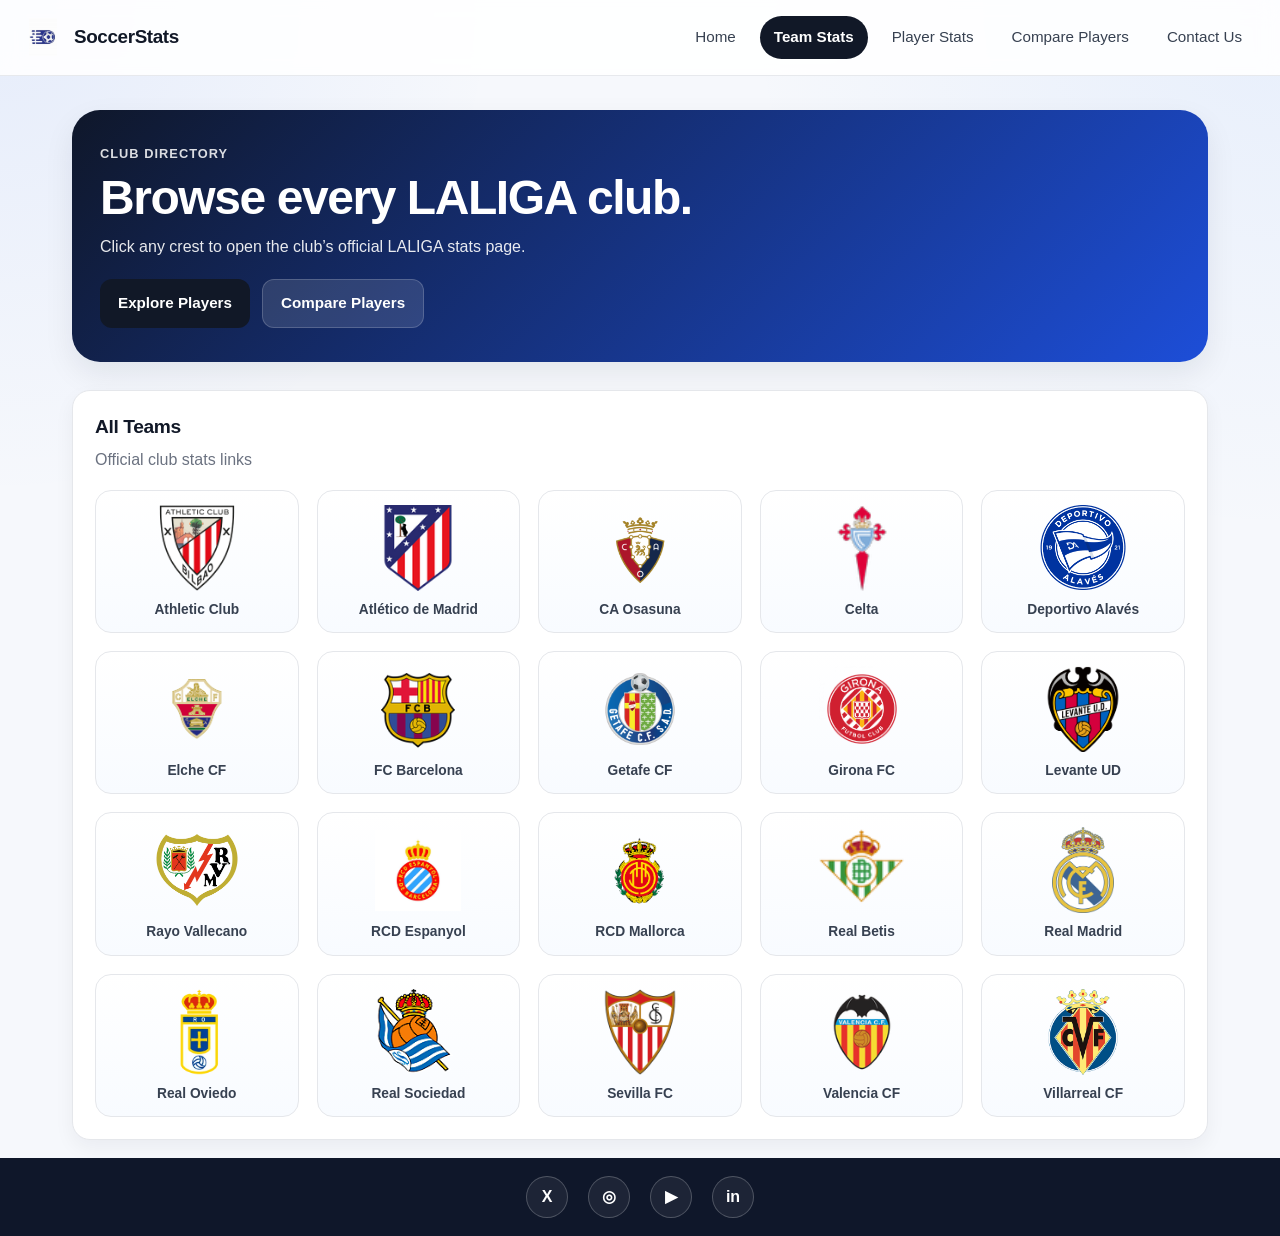
<file: team-stats.html>
<!doctype html>
<html lang="en">
<head>
  <meta charset="utf-8" />
  <meta name="viewport" content="width=device-width, initial-scale=1" />
  <title>SoccerStats | Team Stats</title>
  <link rel="stylesheet" href="styles.css" />
</head>

<body>
  <header class="site-header">
    <div class="brand">
      <img class="brand-logo" src="images/logo.png" alt="SoccerStats logo" />
      <span class="brand-name">SoccerStats</span>
    </div>

    <nav class="top-nav" aria-label="Primary">
      <a class="nav-link" href="index.html">Home</a>
      <a class="nav-link active" href="team-stats.html" aria-current="page">Team Stats</a>
      <a class="nav-link" href="player-stats.html">Player Stats</a>
      <a class="nav-link" href="compare.html">Compare Players</a>
      <a class="nav-link" href="contact.html">Contact Us</a>
    </nav>
  </header>

  <main class="page">
    <section class="hero-card">
      <p class="hero-kicker">Club Directory</p>
      <h1 class="page-title">Browse every LALIGA club.</h1>
      <p class="page-subtitle">
        Click any crest to open the club’s official LALIGA stats page.
      </p>

      <div class="hero-actions">
        <a class="primary-btn" href="player-stats.html">Explore Players</a>
        <a class="primary-btn primary-btn-secondary" href="compare.html">Compare Players</a>
      </div>
    </section>

    <section class="panel-card">
      <div class="section-head">
        <h2>All Teams</h2>
        <p class="muted">Official club stats links</p>
      </div>

      <section class="teams-grid all-teams-grid" aria-label="All LALIGA teams">
        <a class="team-link team-link-column" href="https://www.laliga.com/en-GB/clubs/athletic-club/stats" target="_blank" rel="noopener noreferrer">
          <img class="team-logo" src="images/teams/athleticclub.png" alt="Athletic Club crest" />
          <span class="team-crest-name">Athletic Club</span>
        </a>

        <a class="team-link team-link-column" href="https://www.laliga.com/en-GB/clubs/atletico-de-madrid/stats" target="_blank" rel="noopener noreferrer">
          <img class="team-logo" src="images/teams/atletico.png" alt="Atlético de Madrid crest" />
          <span class="team-crest-name">Atlético de Madrid</span>
        </a>

        <a class="team-link team-link-column" href="https://www.laliga.com/en-GB/clubs/c-a-osasuna/stats" target="_blank" rel="noopener noreferrer">
          <img class="team-logo" src="images/teams/osasuna.png" alt="CA Osasuna crest" />
          <span class="team-crest-name">CA Osasuna</span>
        </a>

        <a class="team-link team-link-column" href="https://www.laliga.com/en-GB/clubs/rc-celta/stats" target="_blank" rel="noopener noreferrer">
          <img class="team-logo" src="images/teams/celta.png" alt="Celta crest" />
          <span class="team-crest-name">Celta</span>
        </a>

        <a class="team-link team-link-column" href="https://www.laliga.com/en-GB/clubs/d-alaves/stats" target="_blank" rel="noopener noreferrer">
          <img class="team-logo" src="images/teams/alaves.png" alt="Deportivo Alavés crest" />
          <span class="team-crest-name">Deportivo Alavés</span>
        </a>

        <a class="team-link team-link-column" href="https://www.laliga.com/en-GB/clubs/elche-c-f/stats" target="_blank" rel="noopener noreferrer">
          <img class="team-logo" src="images/teams/elche.png" alt="Elche CF crest" />
          <span class="team-crest-name">Elche CF</span>
        </a>

        <a class="team-link team-link-column" href="https://www.laliga.com/en-GB/clubs/fc-barcelona/stats" target="_blank" rel="noopener noreferrer">
          <img class="team-logo" src="images/teams/barcelona.png" alt="FC Barcelona crest" />
          <span class="team-crest-name">FC Barcelona</span>
        </a>

        <a class="team-link team-link-column" href="https://www.laliga.com/en-GB/clubs/getafe-cf/stats" target="_blank" rel="noopener noreferrer">
          <img class="team-logo" src="images/teams/getafe.png" alt="Getafe CF crest" />
          <span class="team-crest-name">Getafe CF</span>
        </a>

        <a class="team-link team-link-column" href="https://www.laliga.com/en-GB/clubs/girona-fc/stats" target="_blank" rel="noopener noreferrer">
          <img class="team-logo" src="images/teams/girona.png" alt="Girona FC crest" />
          <span class="team-crest-name">Girona FC</span>
        </a>

        <a class="team-link team-link-column" href="https://www.laliga.com/en-GB/clubs/levante-ud/stats" target="_blank" rel="noopener noreferrer">
          <img class="team-logo" src="images/teams/levante.png" alt="Levante UD crest" />
          <span class="team-crest-name">Levante UD</span>
        </a>

        <a class="team-link team-link-column" href="https://www.laliga.com/en-GB/clubs/rayo-vallecano/stats" target="_blank" rel="noopener noreferrer">
          <img class="team-logo" src="images/teams/rayo.png" alt="Rayo Vallecano crest" />
          <span class="team-crest-name">Rayo Vallecano</span>
        </a>

        <a class="team-link team-link-column" href="https://www.laliga.com/en-GB/clubs/rcd-espanyol/stats" target="_blank" rel="noopener noreferrer">
          <img class="team-logo" src="images/teams/espanyol.png" alt="RCD Espanyol de Barcelona crest" />
          <span class="team-crest-name">RCD Espanyol</span>
        </a>

        <a class="team-link team-link-column" href="https://www.laliga.com/en-GB/clubs/rcd-mallorca/stats" target="_blank" rel="noopener noreferrer">
          <img class="team-logo" src="images/teams/mallorca.png" alt="RCD Mallorca crest" />
          <span class="team-crest-name">RCD Mallorca</span>
        </a>

        <a class="team-link team-link-column" href="https://www.laliga.com/en-GB/clubs/real-betis/stats" target="_blank" rel="noopener noreferrer">
          <img class="team-logo" src="images/teams/betis.png" alt="Real Betis crest" />
          <span class="team-crest-name">Real Betis</span>
        </a>

        <a class="team-link team-link-column" href="https://www.laliga.com/en-GB/clubs/real-madrid/stats" target="_blank" rel="noopener noreferrer">
          <img class="team-logo" src="images/teams/realmadrid.png" alt="Real Madrid crest" />
          <span class="team-crest-name">Real Madrid</span>
        </a>

        <a class="team-link team-link-column" href="https://www.laliga.com/en-GB/clubs/real-oviedo/stats" target="_blank" rel="noopener noreferrer">
          <img class="team-logo" src="images/teams/realoviedo.png" alt="Real Oviedo crest" />
          <span class="team-crest-name">Real Oviedo</span>
        </a>

        <a class="team-link team-link-column" href="https://www.laliga.com/en-GB/clubs/real-sociedad/stats" target="_blank" rel="noopener noreferrer">
          <img class="team-logo" src="images/teams/realsociedad.png" alt="Real Sociedad crest" />
          <span class="team-crest-name">Real Sociedad</span>
        </a>

        <a class="team-link team-link-column" href="https://www.laliga.com/en-GB/clubs/sevilla-fc/stats" target="_blank" rel="noopener noreferrer">
          <img class="team-logo" src="images/teams/sevilla.png" alt="Sevilla FC crest" />
          <span class="team-crest-name">Sevilla FC</span>
        </a>

        <a class="team-link team-link-column" href="https://www.laliga.com/en-GB/clubs/valencia-cf/stats" target="_blank" rel="noopener noreferrer">
          <img class="team-logo" src="images/teams/valencia.png" alt="Valencia CF crest" />
          <span class="team-crest-name">Valencia CF</span>
        </a>

        <a class="team-link team-link-column" href="https://www.laliga.com/en-GB/clubs/villarreal-cf/stats" target="_blank" rel="noopener noreferrer">
          <img class="team-logo" src="images/teams/villarreal.png" alt="Villarreal CF crest" />
          <span class="team-crest-name">Villarreal CF</span>
        </a>
      </section>
    </section>
  </main>

  <footer class="site-footer">
    <nav class="footer-left" aria-label="Social links">
      <a class="social" href="https://x.com" target="_blank" rel="noopener noreferrer" aria-label="X">X</a>
      <a class="social" href="https://www.instagram.com" target="_blank" rel="noopener noreferrer" aria-label="Instagram">◎</a>
      <a class="social" href="https://www.youtube.com" target="_blank" rel="noopener noreferrer" aria-label="YouTube">▶</a>
      <a class="social" href="https://www.linkedin.com" target="_blank" rel="noopener noreferrer" aria-label="LinkedIn">in</a>
    </nav>
  </footer>
</body>
</html>
</file>
<file: styles.css>
* {
  box-sizing: border-box;
}

:root {
  --bg: #f6f8fc;
  --surface: #ffffff;
  --surface-2: #f9fbff;
  --text: #111827;
  --muted: #6b7280;
  --line: #e5e7eb;
  --blue: #2563eb;
  --blue-dark: #1d4ed8;
  --blue-soft: rgba(37, 99, 235, 0.1);
  --shadow: 0 12px 30px rgba(17, 24, 39, 0.08);
  --shadow-soft: 0 8px 20px rgba(17, 24, 39, 0.05);
  --radius: 18px;
  --radius-sm: 12px;
  --max: 1180px;
}

html,
body {
  margin: 0;
  padding: 0;
  overflow-x: hidden;
}

body {
  font-family: Arial, Helvetica, sans-serif;
  background:
    radial-gradient(circle at top left, rgba(37, 99, 235, 0.08), transparent 28%),
    radial-gradient(circle at top right, rgba(59, 130, 246, 0.08), transparent 30%),
    var(--bg);
  color: var(--text);
  line-height: 1.5;
}

img {
  max-width: 100%;
  display: block;
  height: auto;
}

a {
  color: inherit;
}

.site-header {
  position: sticky;
  top: 0;
  z-index: 20;
  backdrop-filter: blur(10px);
  background: rgba(255, 255, 255, 0.88);
  border-bottom: 1px solid rgba(229, 231, 235, 0.9);
  display: flex;
  align-items: center;
  justify-content: space-between;
  gap: 18px;
  padding: 16px 24px;
  flex-wrap: wrap;
}

.brand {
  display: flex;
  align-items: center;
  gap: 12px;
  min-width: 180px;
}

.brand-logo {
  width: 38px;
  height: 38px;
  object-fit: contain;
}

.brand-name {
  font-size: 1.18rem;
  font-weight: 800;
  letter-spacing: -0.02em;
}

.top-nav {
  display: flex;
  gap: 10px;
  align-items: center;
  justify-content: flex-end;
  flex-wrap: wrap;
  flex: 1;
}

.nav-link {
  text-decoration: none;
  color: #374151;
  padding: 10px 14px;
  border-radius: 999px;
  font-size: 0.95rem;
  transition: background 0.2s ease, color 0.2s ease, transform 0.2s ease;
}

.nav-link:hover,
.nav-link:focus {
  background: #eef2ff;
  color: var(--blue);
}

.nav-link.active {
  background: var(--text);
  color: #fff;
  font-weight: 700;
}

.page {
  max-width: var(--max);
  margin: 0 auto;
  padding: 34px 22px 0;
}

.hero-card {
  background: linear-gradient(135deg, #0f172a, #1d4ed8);
  color: #fff;
  border-radius: 28px;
  padding: 34px 28px;
  box-shadow: var(--shadow);
  margin-bottom: 28px;
}

.hero-kicker {
  margin: 0 0 10px;
  text-transform: uppercase;
  letter-spacing: 0.08em;
  font-size: 0.8rem;
  font-weight: 700;
  opacity: 0.85;
}

.page-title {
  margin: 0;
  font-size: clamp(2rem, 4vw, 3rem);
  line-height: 1.05;
  letter-spacing: -0.03em;
}

.page-subtitle {
  margin: 12px 0 0;
  max-width: 760px;
  color: inherit;
  font-size: 1rem;
  opacity: 0.9;
}

.hero-actions {
  display: flex;
  gap: 12px;
  flex-wrap: wrap;
  margin-top: 20px;
}

.section-card {
  background: var(--surface);
  border: 1px solid var(--line);
  border-radius: var(--radius);
  box-shadow: var(--shadow-soft);
  padding: 22px;
}

.section-head {
  margin-bottom: 18px;
}

.section-head h2 {
  margin: 0;
  font-size: 1.2rem;
  letter-spacing: -0.02em;
}

.muted {
  margin: 6px 0 0;
  color: var(--muted);
}

.home-grid,
.stats-page-grid,
.contact-layout,
.compare-top-controls,
.compare-layout-pro,
.playerstats-layout {
  display: grid;
  gap: 24px;
}

.home-grid,
.stats-page-grid,
.contact-layout,
.compare-layout-pro,
.playerstats-layout {
  grid-template-columns: 1fr 1fr;
}

.panel-card {
  background: var(--surface);
  border: 1px solid var(--line);
  border-radius: var(--radius);
  box-shadow: var(--shadow-soft);
  padding: 22px;
}

.teams-grid {
  display: grid;
  grid-template-columns: repeat(4, minmax(80px, 1fr));
  gap: 18px;
}

.all-teams-grid {
  grid-template-columns: repeat(5, minmax(90px, 1fr));
}

.team-link,
.player-link,
.team-crest-button {
  text-decoration: none;
  background: linear-gradient(180deg, #ffffff, #f8fbff);
  border: 1px solid var(--line);
  border-radius: 16px;
  padding: 14px;
  display: flex;
  align-items: center;
  justify-content: center;
  min-height: 112px;
  transition: transform 0.22s ease, box-shadow 0.22s ease, border-color 0.22s ease;
  cursor: pointer;
}

.team-link:hover,
.team-link:focus,
.player-link:hover,
.player-link:focus,
.team-crest-button:hover,
.team-crest-button:focus {
  transform: translateY(-4px);
  box-shadow: var(--shadow-soft);
  border-color: #c7d2fe;
}

.team-link-column,
.team-crest-button {
  flex-direction: column;
  gap: 10px;
}

.team-logo {
  width: 86px;
  height: 86px;
  object-fit: contain;
}

.team-crest-name {
  text-align: center;
  font-size: 0.86rem;
  font-weight: 700;
  color: #374151;
  line-height: 1.25;
}

.active-team {
  border-color: var(--blue);
  box-shadow: 0 0 0 4px rgba(37, 99, 235, 0.12);
}

.players-grid {
  display: grid;
  grid-template-columns: repeat(3, 1fr);
  gap: 16px;
}

.player-link {
  padding: 0;
  overflow: hidden;
  min-height: auto;
  display: block;
}

.player-img,
.playerstats-photo,
.compare-photo-pro {
  width: 100%;
  object-fit: cover;
}

.player-img {
  aspect-ratio: 3 / 4;
}

.playerstats-photo {
  border-radius: var(--radius);
  height: 100%;
  min-height: 460px;
}

.player-photo-link,
.compare-photo-link {
  display: block;
  border-radius: var(--radius);
  overflow: hidden;
  box-shadow: var(--shadow-soft);
  transition: transform 0.2s ease, box-shadow 0.2s ease;
}

.player-photo-link:hover,
.player-photo-link:focus,
.compare-photo-link:hover,
.compare-photo-link:focus {
  transform: translateY(-4px);
  box-shadow: var(--shadow);
}

.filter-card,
.compare-filter-card,
.compare-summary-card,
.professional-card,
.compare-card-pro,
.contact-info-card,
.contact-card-pro {
  background: var(--surface);
  border: 1px solid var(--line);
  border-radius: var(--radius);
  box-shadow: var(--shadow-soft);
}

.player-filters {
  margin: 0 0 24px;
}

.filter-card {
  display: grid;
  grid-template-columns: 1.3fr 1fr 1fr 1fr;
  gap: 16px;
  padding: 18px;
}

.filter-group,
.compare-filter-group,
.form-group {
  display: flex;
  flex-direction: column;
  gap: 8px;
}

.filter-label,
.form-label {
  font-size: 0.9rem;
  font-weight: 700;
  color: #374151;
}

.filter-input,
.filter-select,
.form-input,
.form-textarea {
  width: 100%;
  border: 1px solid var(--line);
  background: #fff;
  color: var(--text);
  border-radius: 12px;
  font-size: 0.96rem;
  padding: 0 14px;
  outline: none;
  transition: border-color 0.2s ease, box-shadow 0.2s ease, background 0.2s ease;
}

.filter-input,
.filter-select,
.form-input {
  height: 48px;
}

.form-textarea {
  min-height: 150px;
  padding-top: 12px;
  resize: vertical;
}

.filter-input:focus,
.filter-select:focus,
.form-input:focus,
.form-textarea:focus {
  border-color: var(--blue);
  box-shadow: 0 0 0 4px var(--blue-soft);
}

.professional-card {
  padding: 24px;
}

.player-card-top,
.compare-card-header {
  display: flex;
  justify-content: space-between;
  align-items: flex-start;
  gap: 16px;
  flex-wrap: wrap;
  margin-bottom: 20px;
}

.player-card-kicker,
.compare-kicker,
.contact-kicker {
  margin: 0 0 8px;
  text-transform: uppercase;
  letter-spacing: 0.08em;
  font-size: 0.8rem;
  font-weight: 700;
  color: var(--blue);
}

.player-main-title,
.compare-player-name {
  margin: 0 0 6px;
  letter-spacing: -0.03em;
}

.player-main-title {
  font-size: 1.9rem;
}

.compare-player-name {
  font-size: 1.6rem;
}

.player-club-line,
.compare-player-team,
.contact-form-text,
.contact-info-text {
  margin: 0;
  color: var(--muted);
}

.profile-link-btn,
.form-submit,
.form-reset,
.primary-btn {
  display: inline-flex;
  align-items: center;
  justify-content: center;
  border-radius: 12px;
  padding: 12px 18px;
  text-decoration: none;
  font-size: 0.95rem;
  font-weight: 700;
  cursor: pointer;
  border: none;
  transition: transform 0.2s ease, filter 0.2s ease, background 0.2s ease;
}

.profile-link-btn,
.form-submit,
.primary-btn {
  background: var(--text);
  color: #fff;
}

.profile-link-btn:hover,
.profile-link-btn:focus,
.form-submit:hover,
.primary-btn:hover {
  transform: translateY(-2px);
  filter: brightness(1.05);
}

.primary-btn-secondary {
  background: rgba(255, 255, 255, 0.12);
  color: #fff;
  border: 1px solid rgba(255, 255, 255, 0.18);
}

.primary-btn-secondary:hover,
.primary-btn-secondary:focus {
  background: rgba(255, 255, 255, 0.18);
}

.profile-link-btn-secondary,
.form-reset {
  background: #eef2f7;
  color: var(--text);
  border: 1px solid var(--line);
}

.profile-link-btn-secondary:hover,
.form-reset:hover {
  background: #e5eaf2;
}

.profile-action-group {
  display: flex;
  gap: 10px;
  flex-wrap: wrap;
}

.player-stat-grid,
.compare-stat-grid,
.compare-summary-grid {
  display: grid;
  gap: 14px;
}

.player-stat-grid,
.compare-stat-grid {
  grid-template-columns: repeat(2, 1fr);
}

.compare-summary-grid {
  grid-template-columns: repeat(4, 1fr);
}

.player-stat-item,
.compare-stat-box,
.compare-summary-item,
.contact-info-item {
  border: 1px solid var(--line);
  border-radius: 14px;
  padding: 14px;
  background: var(--surface-2);
}

.player-stat-label,
.compare-stat-label,
.compare-summary-label,
.contact-info-label {
  display: block;
  font-size: 0.82rem;
  color: var(--muted);
  margin-bottom: 6px;
}

.player-stat-value,
.compare-stat-value,
.compare-summary-value,
.contact-info-value {
  display: block;
  font-size: 1rem;
  font-weight: 700;
}

.compare-top-controls {
  grid-template-columns: 1fr auto 1fr;
  align-items: center;
  margin-bottom: 24px;
}

.compare-filter-card {
  padding: 18px;
}

.compare-filter-title {
  margin: 0 0 14px;
  font-size: 1rem;
}

.compare-filter-group + .compare-filter-group {
  margin-top: 14px;
}

.compare-vs-badge {
  width: 58px;
  height: 58px;
  border-radius: 999px;
  background: linear-gradient(135deg, #111827, #2563eb);
  color: #fff;
  display: flex;
  align-items: center;
  justify-content: center;
  font-weight: 800;
  box-shadow: var(--shadow-soft);
}

.compare-actions-bar {
  display: flex;
  gap: 12px;
  flex-wrap: wrap;
  margin: 0 0 24px;
}

.compare-summary-card {
  padding: 20px;
  margin-bottom: 24px;
}

.compare-summary-title {
  margin: 0 0 16px;
  font-size: 1.1rem;
}

.compare-layout-pro {
  padding-bottom: 30px;
}

.compare-panel-pro {
  display: flex;
  flex-direction: column;
  gap: 14px;
}

.compare-photo-pro {
  height: 360px;
}

.compare-card-pro {
  padding: 20px;
}

.contact-layout {
  align-items: start;
  padding-bottom: 34px;
}

.contact-info-card {
  padding: 24px;
}

.contact-info-title,
.contact-form-title {
  margin: 0 0 10px;
  font-size: 1.55rem;
  letter-spacing: -0.03em;
}

.contact-info-list {
  display: grid;
  gap: 14px;
  margin-top: 20px;
}

.contact-card-pro {
  padding: 22px;
  max-width: none;
}

.contact-form-header {
  margin-bottom: 18px;
}

.contact-grid {
  display: grid;
  grid-template-columns: 1fr 1fr;
  gap: 14px;
}

.contact-form-actions {
  display: flex;
  gap: 12px;
  flex-wrap: wrap;
}

.form-error {
  min-height: 18px;
  font-size: 0.8rem;
  color: #b91c1c;
}

.input-error {
  border-color: #b91c1c !important;
  background: #fff8f8;
}

.form-success {
  min-height: 20px;
  margin: 14px 0 0;
  font-size: 0.92rem;
  color: #166534;
  font-weight: 700;
}

.site-footer {
  margin-top: 18px;
  background: #0f172a;
  color: #fff;
  padding: 18px 22px;
  display: flex;
  justify-content: center;
  align-items: center;
}

.footer-left {
  display: flex;
  justify-content: center;
  gap: 20px;
  width: 100%;
  flex-wrap: wrap;
}

.social {
  width: 42px;
  height: 42px;
  border-radius: 999px;
  border: 1px solid rgba(255, 255, 255, 0.22);
  background: rgba(255, 255, 255, 0.06);
  color: #fff;
  display: inline-flex;
  align-items: center;
  justify-content: center;
  text-decoration: none;
  font-weight: 700;
  transition: transform 0.2s ease, background 0.2s ease, border-color 0.2s ease;
}

.social:hover,
.social:focus {
  transform: translateY(-2px);
  background: rgba(255, 255, 255, 0.14);
  border-color: rgba(255, 255, 255, 0.38);
}

@media (max-width: 1000px) {
  .home-grid,
  .stats-page-grid,
  .playerstats-layout,
  .contact-layout,
  .compare-layout-pro {
    grid-template-columns: 1fr;
  }

  .all-teams-grid {
    grid-template-columns: repeat(4, minmax(90px, 1fr));
  }

  .filter-card,
  .compare-top-controls,
  .compare-summary-grid {
    grid-template-columns: 1fr;
  }

  .compare-vs-badge {
    justify-self: center;
  }
}

@media (max-width: 760px) {
  .site-header {
    padding: 14px 16px;
  }

  .page {
    padding: 22px 14px 0;
  }

  .hero-card {
    padding: 26px 20px;
    border-radius: 22px;
  }

  .teams-grid,
  .all-teams-grid {
    grid-template-columns: repeat(3, minmax(80px, 1fr));
  }

  .players-grid,
  .player-stat-grid,
  .compare-stat-grid,
  .contact-grid {
    grid-template-columns: 1fr;
  }

  .playerstats-photo,
  .compare-photo-pro {
    min-height: 320px;
    height: 320px;
  }

  .profile-action-group,
  .contact-form-actions {
    flex-direction: column;
  }

  .profile-action-group .profile-link-btn,
  .contact-form-actions .form-submit,
  .contact-form-actions .form-reset {
    width: 100%;
  }
}

@media (max-width: 520px) {
  .top-nav {
    justify-content: center;
  }

  .nav-link {
    width: 100%;
    text-align: center;
  }

  .teams-grid,
  .all-teams-grid {
    grid-template-columns: repeat(2, minmax(80px, 1fr));
  }
.share-box {
  background: var(--surface);
  border: 1px solid var(--line);
  padding: 24px;
  margin: 28px 0 0;
  text-align: center;
  border-radius: var(--radius);
  box-shadow: var(--shadow-soft);
}

.share-box h2 {
  margin: 0 0 8px;
  font-size: 1.25rem;
}

.share-box p {
  margin: 0 0 14px;
  color: var(--muted);
}

.share-box button {
  min-width: 140px;
}

#shareMessage {
  margin-top: 14px;
  font-size: 0.95rem;
  color: var(--text);
}
}
</file>
